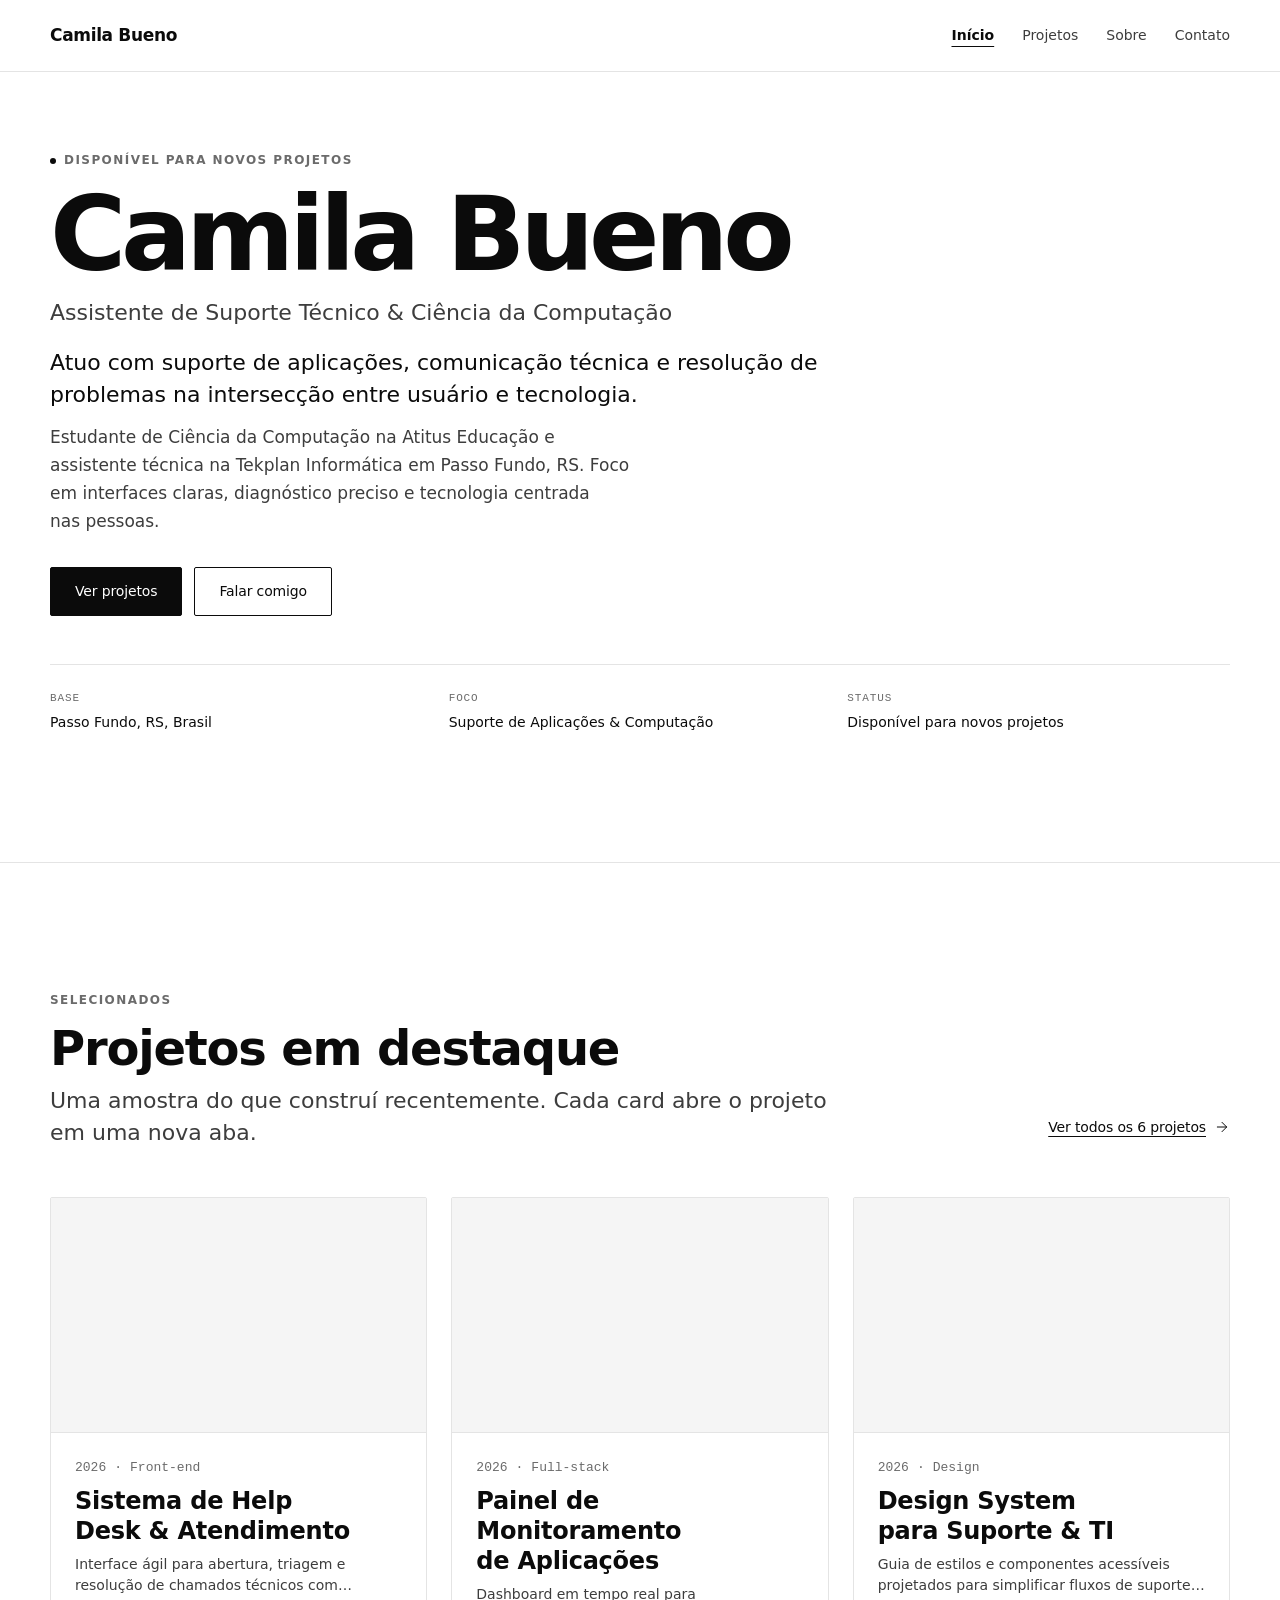
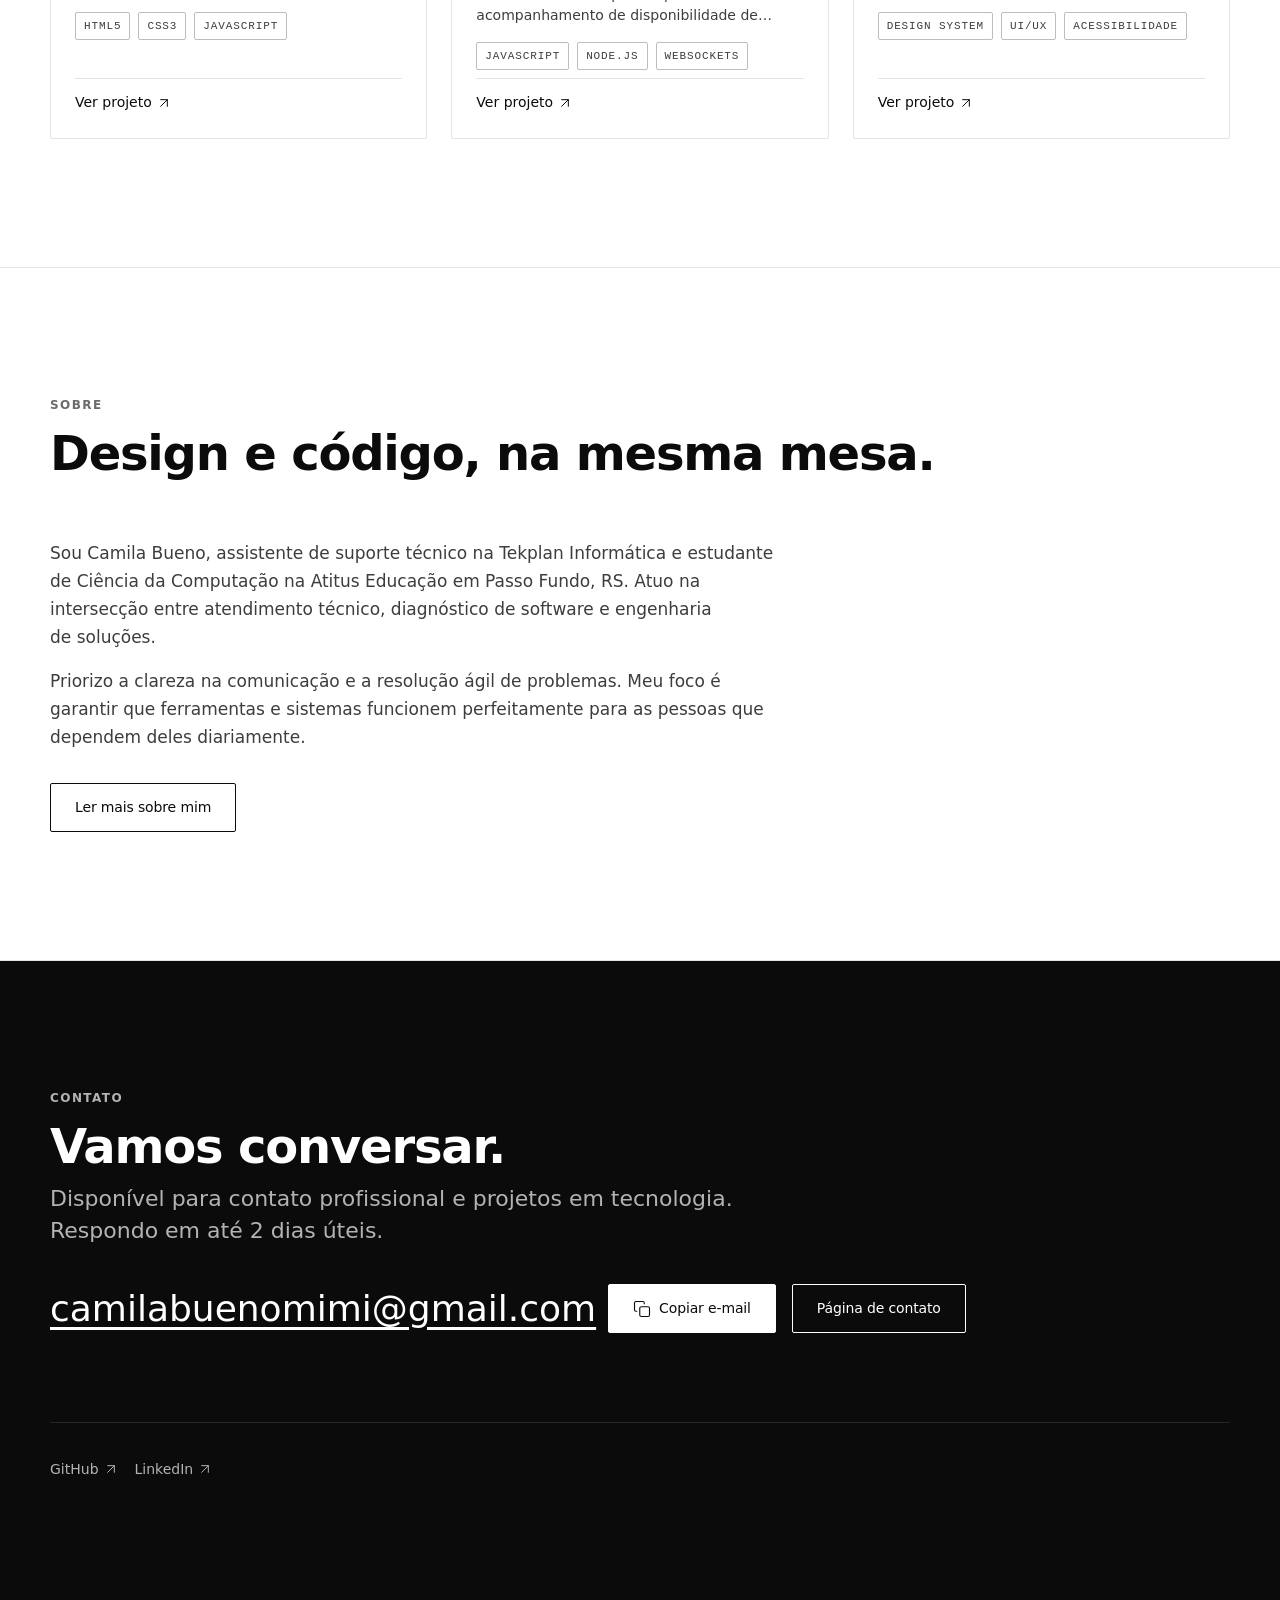
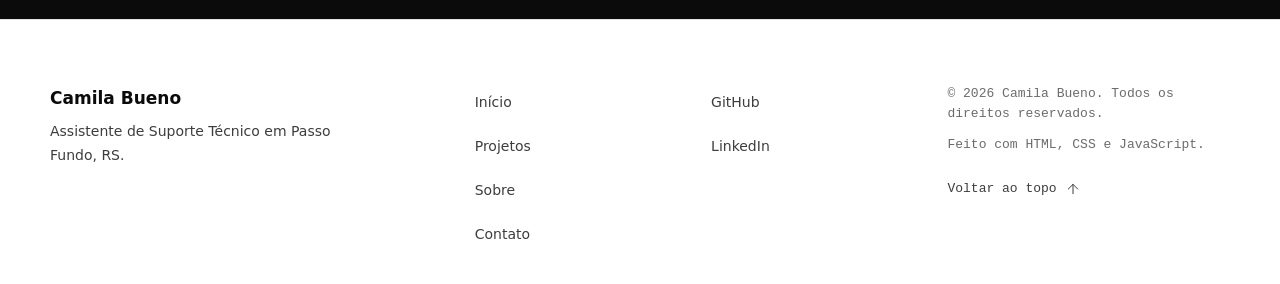
<file: index.html>
<!DOCTYPE html>
<html lang="pt-BR">
<head>
  <meta charset="UTF-8" />
  <meta name="viewport" content="width=device-width, initial-scale=1.0" />
  <!-- Dados de SEO -->
  <title>Camila Bueno — Assistente de Suporte Técnico &amp; Ciência da Computação</title>
  <meta name="description" content="Portfólio de Camila Bueno, Assistente de Suporte Técnico na Tekplan Informática e graduanda em Ciência da Computação na Atitus Educação em Passo Fundo, RS." />
  <link rel="canonical" href="https://camilabuenomimi-art.github.io/" />

  <!-- Open Graph textual -->
  <meta property="og:type" content="website" />
  <meta property="og:locale" content="pt_BR" />
  <meta property="og:site_name" content="Camila Bueno" />
  <meta property="og:title" content="Camila Bueno — Assistente de Suporte Técnico &amp; Ciência da Computação" />
  <meta property="og:description" content="Portfólio de Camila Bueno, Assistente de Suporte Técnico na Tekplan Informática e graduanda em Ciência da Computação na Atitus Educação em Passo Fundo, RS." />
  <meta property="og:url" content="https://camilabuenomimi-art.github.io/" />
  <meta name="twitter:card" content="summary" />
  <meta name="theme-color" content="#ffffff" />

  <link rel="stylesheet" href="assets/css/styles.css" />
</head>
<body>
  <a href="#main-content" class="skip-link">Pular para o conteúdo</a>

  <!-- Header Global -->
  <header class="site-header">
    <div class="container site-header__inner">
      <a href="index.html" class="brand" aria-label="Página inicial">Camila Bueno</a>

      <nav class="site-nav" aria-label="Navegação principal">
        <ul class="site-nav__list">
          <li><a href="index.html" class="site-nav__link" aria-current="page">Início</a></li>
          <li><a href="projetos.html" class="site-nav__link">Projetos</a></li>
          <li><a href="sobre.html" class="site-nav__link">Sobre</a></li>
          <li><a href="contato.html" class="site-nav__link">Contato</a></li>
        </ul>
      </nav>

      <button type="button" class="nav-toggle" data-nav-toggle aria-expanded="false" aria-controls="mobile-nav" aria-label="Abrir menu">
        <svg class="icon icon-menu" width="20" height="20" viewBox="0 0 24 24" fill="none" stroke="currentColor" stroke-width="1.5" stroke-linecap="round" stroke-linejoin="round" aria-hidden="true" focusable="false">
          <line x1="3" y1="12" x2="21" y2="12"></line>
          <line x1="3" y1="6" x2="21" y2="6"></line>
          <line x1="3" y1="18" x2="21" y2="18"></line>
        </svg>
        <svg class="icon icon-close" width="20" height="20" viewBox="0 0 24 24" fill="none" stroke="currentColor" stroke-width="1.5" stroke-linecap="round" stroke-linejoin="round" aria-hidden="true" focusable="false" style="display: none;">
          <line x1="18" y1="6" x2="6" y2="18"></line>
          <line x1="6" y1="6" x2="18" y2="18"></line>
        </svg>
      </button>
    </div>
  </header>

  <!-- Menu Mobile Overlay -->
  <nav id="mobile-nav" class="mobile-menu" data-mobile-menu aria-label="Navegação mobile">
    <ul class="mobile-menu__list">
      <li class="mobile-menu__item"><a href="index.html" class="mobile-menu__link" aria-current="page">Início</a></li>
      <li class="mobile-menu__item"><a href="projetos.html" class="mobile-menu__link">Projetos</a></li>
      <li class="mobile-menu__item"><a href="sobre.html" class="mobile-menu__link">Sobre</a></li>
      <li class="mobile-menu__item"><a href="contato.html" class="mobile-menu__link">Contato</a></li>
    </ul>
  </nav>

  <main id="main-content">
    <!-- Hero Section -->
    <section class="hero" id="inicio">
      <div class="container">
        <div class="hero__status">
          <span class="hero__status-dot" aria-hidden="true"></span>
          <span>Disponível para novos projetos</span>
        </div>

        <h1 class="hero__title">Camila Bueno</h1>

        <p class="hero__role">Assistente de Suporte Técnico &amp; Ciência da Computação</p>

        <p class="hero__lead">Atuo com suporte de aplicações, comunicação técnica e resolução de problemas na intersecção entre usuário e tecnologia.</p>

        <p class="hero__bio">Estudante de Ciência da Computação na Atitus Educação e assistente técnica na Tekplan Informática em Passo Fundo, RS. Foco em interfaces claras, diagnóstico preciso e tecnologia centrada nas pessoas.</p>

        <div class="hero__actions">
          <a href="#destaques" class="btn btn--primary">Ver projetos</a>
          <a href="#contato" class="btn btn--secondary">Falar comigo</a>
        </div>

        <div class="hero__meta">
          <div class="hero__meta-item">
            <span class="hero__meta-label">Base</span>
            <span class="hero__meta-value">Passo Fundo, RS, Brasil</span>
          </div>
          <div class="hero__meta-item">
            <span class="hero__meta-label">Foco</span>
            <span class="hero__meta-value">Suporte de Aplicações &amp; Computação</span>
          </div>
          <div class="hero__meta-item">
            <span class="hero__meta-label">Status</span>
            <span class="hero__meta-value">Disponível para novos projetos</span>
          </div>
        </div>
      </div>
    </section>

    <!-- Seção: Projetos em Destaque -->
    <section class="section" id="destaques" data-reveal>
      <div class="container">
        <div class="section-head section-head--with-action">
          <div>
            <span class="section-head__label">Selecionados</span>
            <h2 class="section-head__title">Projetos em destaque</h2>
            <p class="section-head__lead">Uma amostra do que construí recentemente. Cada card abre o projeto em uma nova aba.</p>
          </div>
          <div class="section-head__action">
            <a href="projetos.html" class="btn btn--ghost">
              Ver todos os 6 projetos
              <svg class="icon" width="16" height="16" viewBox="0 0 24 24" fill="none" stroke="currentColor" stroke-width="1.5" stroke-linecap="round" stroke-linejoin="round" aria-hidden="true" focusable="false">
                <line x1="5" y1="12" x2="19" y2="12"></line>
                <polyline points="12 5 19 12 12 19"></polyline>
              </svg>
            </a>
          </div>
        </div>

        <div class="projects-grid">
          <!-- Projeto 01 (Front-end) -->
          <article class="project-card" data-category="frontend">
            <a class="project-card__link" href="https://github.com/camilabuenomimi-art/helpdesk-app" target="_blank" rel="noopener noreferrer">
              <figure class="project-card__media">
                <img src="assets/img/projects/projeto-01.webp" alt="Tela do sistema de help desk com triagem de chamados e filtros de prioridade" width="1600" height="1000" loading="lazy" decoding="async" />
              </figure>
              <div class="project-card__body">
                <p class="project-card__meta">
                  <span>2026</span>
                  <span aria-hidden="true">·</span>
                  <span>Front-end</span>
                </p>
                <h3 class="project-card__title">Sistema de Help Desk &amp; Atendimento</h3>
                <p class="project-card__summary">Interface ágil para abertura, triagem e resolução de chamados técnicos com indicadores de SLA e tempo de resposta.</p>
                <ul class="tag-list" aria-label="Tecnologias utilizadas">
                  <li class="tag">HTML5</li>
                  <li class="tag">CSS3</li>
                  <li class="tag">JavaScript</li>
                </ul>
                <div class="project-card__footer">
                  <span class="project-card__cta">
                    Ver projeto
                    <span class="sr-only">(abre em nova aba)</span>
                    <svg class="icon" width="16" height="16" viewBox="0 0 24 24" fill="none" stroke="currentColor" stroke-width="1.5" stroke-linecap="round" stroke-linejoin="round" aria-hidden="true" focusable="false">
                      <line x1="7" y1="17" x2="17" y2="7"></line>
                      <polyline points="7 7 17 7 17 17"></polyline>
                    </svg>
                  </span>
                </div>
              </div>
            </a>
          </article>

          <!-- Projeto 02 (Full-stack) -->
          <article class="project-card" data-category="fullstack">
            <a class="project-card__link" href="https://github.com/camilabuenomimi-art/app-monitor" target="_blank" rel="noopener noreferrer">
              <figure class="project-card__media">
                <img src="assets/img/projects/projeto-02.webp" alt="Painel de monitoramento de aplicações com status de serviços e logs em tempo real" width="1600" height="1000" loading="lazy" decoding="async" />
              </figure>
              <div class="project-card__body">
                <p class="project-card__meta">
                  <span>2026</span>
                  <span aria-hidden="true">·</span>
                  <span>Full-stack</span>
                </p>
                <h3 class="project-card__title">Painel de Monitoramento de Aplicações</h3>
                <p class="project-card__summary">Dashboard em tempo real para acompanhamento de disponibilidade de serviços, métricas de rede e histórico de erros.</p>
                <ul class="tag-list" aria-label="Tecnologias utilizadas">
                  <li class="tag">JavaScript</li>
                  <li class="tag">Node.js</li>
                  <li class="tag">WebSockets</li>
                </ul>
                <div class="project-card__footer">
                  <span class="project-card__cta">
                    Ver projeto
                    <span class="sr-only">(abre em nova aba)</span>
                    <svg class="icon" width="16" height="16" viewBox="0 0 24 24" fill="none" stroke="currentColor" stroke-width="1.5" stroke-linecap="round" stroke-linejoin="round" aria-hidden="true" focusable="false">
                      <line x1="7" y1="17" x2="17" y2="7"></line>
                      <polyline points="7 7 17 7 17 17"></polyline>
                    </svg>
                  </span>
                </div>
              </div>
            </a>
          </article>

          <!-- Projeto 03 (Design) -->
          <article class="project-card" data-category="design">
            <a class="project-card__link" href="https://github.com/camilabuenomimi-art/support-design-system" target="_blank" rel="noopener noreferrer">
              <figure class="project-card__media">
                <img src="assets/img/projects/projeto-03.webp" alt="Design system com componentes acessíveis e formulários para aplicações técnicas" width="1600" height="1000" loading="lazy" decoding="async" />
              </figure>
              <div class="project-card__body">
                <p class="project-card__meta">
                  <span>2026</span>
                  <span aria-hidden="true">·</span>
                  <span>Design</span>
                </p>
                <h3 class="project-card__title">Design System para Suporte &amp; TI</h3>
                <p class="project-card__summary">Guia de estilos e componentes acessíveis projetados para simplificar fluxos de suporte e reduzir erros de operação.</p>
                <ul class="tag-list" aria-label="Tecnologias utilizadas">
                  <li class="tag">Design System</li>
                  <li class="tag">UI/UX</li>
                  <li class="tag">Acessibilidade</li>
                </ul>
                <div class="project-card__footer">
                  <span class="project-card__cta">
                    Ver projeto
                    <span class="sr-only">(abre em nova aba)</span>
                    <svg class="icon" width="16" height="16" viewBox="0 0 24 24" fill="none" stroke="currentColor" stroke-width="1.5" stroke-linecap="round" stroke-linejoin="round" aria-hidden="true" focusable="false">
                      <line x1="7" y1="17" x2="17" y2="7"></line>
                      <polyline points="7 7 17 7 17 17"></polyline>
                    </svg>
                  </span>
                </div>
              </div>
            </a>
          </article>
        </div>
      </div>
    </section>

    <!-- Seção: Sobre (Resumo) -->
    <section class="section" id="sobre" data-reveal>
      <div class="container">
        <div class="section-head">
          <span class="section-head__label">Sobre</span>
          <h2 class="section-head__title">Design e código, na mesma mesa.</h2>
        </div>

        <div class="about-bio" style="margin-bottom: var(--space-6);">
          <p>Sou Camila Bueno, assistente de suporte técnico na Tekplan Informática e estudante de Ciência da Computação na Atitus Educação em Passo Fundo, RS. Atuo na intersecção entre atendimento técnico, diagnóstico de software e engenharia de soluções.</p>
          <p>Priorizo a clareza na comunicação e a resolução ágil de problemas. Meu foco é garantir que ferramentas e sistemas funcionem perfeitamente para as pessoas que dependem deles diariamente.</p>
        </div>

        <a href="sobre.html" class="btn btn--secondary">Ler mais sobre mim</a>
      </div>
    </section>

    <!-- Seção: Faixa de Contato Invertida -->
    <section class="contact-strip" id="contato" data-reveal>
      <div class="container">
        <span class="section-head__label">Contato</span>
        <h2 class="section-head__title">Vamos conversar.</h2>
        <p class="section-head__lead">Disponível para contato profissional e projetos em tecnologia. Respondo em até 2 dias úteis.</p>

        <div class="contact-strip__box">
          <div class="contact-strip__email-row">
            <a href="mailto:camilabuenomimi@gmail.com" class="contact-strip__email">camilabuenomimi@gmail.com</a>
            <div class="contact-strip__actions">
              <button type="button" class="btn btn--inverse" data-copy-email data-email="camilabuenomimi@gmail.com" data-feedback-id="home-feedback">
                <svg class="icon icon-copy" width="18" height="18" viewBox="0 0 24 24" fill="none" stroke="currentColor" stroke-width="1.5" stroke-linecap="round" stroke-linejoin="round" aria-hidden="true" focusable="false">
                  <rect x="9" y="9" width="13" height="13" rx="2" ry="2"></rect>
                  <path d="M5 15H4a2 2 0 0 1-2-2V4a2 2 0 0 1 2-2h9a2 2 0 0 1 2 2v1"></path>
                </svg>
                <span>Copiar e-mail</span>
              </button>
              <a href="contato.html" class="btn btn--secondary" style="border-color: #ffffff; color: #ffffff;">Página de contato</a>
            </div>
          </div>

          <span class="copy-feedback" data-copy-feedback="home-feedback" aria-live="polite" style="color: var(--color-inverse-muted);"></span>

          <div class="contact-strip__socials">
            <a href="https://github.com/camilabuenomimi-art" class="contact-strip__social-link" target="_blank" rel="noopener noreferrer">
              GitHub
              <span class="sr-only">(abre em nova aba)</span>
              <svg class="icon" width="16" height="16" viewBox="0 0 24 24" fill="none" stroke="currentColor" stroke-width="1.5" stroke-linecap="round" stroke-linejoin="round" aria-hidden="true" focusable="false">
                <line x1="7" y1="17" x2="17" y2="7"></line>
                <polyline points="7 7 17 7 17 17"></polyline>
              </svg>
            </a>
            <a href="https://www.linkedin.com/in/camila-bueno-/" class="contact-strip__social-link" target="_blank" rel="noopener noreferrer">
              LinkedIn
              <span class="sr-only">(abre em nova aba)</span>
              <svg class="icon" width="16" height="16" viewBox="0 0 24 24" fill="none" stroke="currentColor" stroke-width="1.5" stroke-linecap="round" stroke-linejoin="round" aria-hidden="true" focusable="false">
                <line x1="7" y1="17" x2="17" y2="7"></line>
                <polyline points="7 7 17 7 17 17"></polyline>
              </svg>
            </a>
          </div>
        </div>
      </div>
    </section>
  </main>

  <!-- Footer Global -->
  <footer class="site-footer">
    <div class="container site-footer__grid">
      <div>
        <p class="site-footer__brand-title">Camila Bueno</p>
        <p class="site-footer__tagline">Assistente de Suporte Técnico em Passo Fundo, RS.</p>
      </div>

      <nav aria-label="Navegação secundária do rodapé">
        <ul class="site-footer__nav-list">
          <li><a href="index.html" class="site-footer__link">Início</a></li>
          <li><a href="projetos.html" class="site-footer__link">Projetos</a></li>
          <li><a href="sobre.html" class="site-footer__link">Sobre</a></li>
          <li><a href="contato.html" class="site-footer__link">Contato</a></li>
        </ul>
      </nav>

      <ul class="site-footer__social-list" aria-label="Redes sociais">
        <li>
          <a href="https://github.com/camilabuenomimi-art" class="site-footer__link" target="_blank" rel="noopener noreferrer">
            GitHub <span class="sr-only">(abre em nova aba)</span>
          </a>
        </li>
        <li>
          <a href="https://www.linkedin.com/in/camila-bueno-/" class="site-footer__link" target="_blank" rel="noopener noreferrer">
            LinkedIn <span class="sr-only">(abre em nova aba)</span>
          </a>
        </li>
      </ul>

      <div class="site-footer__meta">
        <p>© <span data-year>2026</span> Camila Bueno. Todos os direitos reservados.</p>
        <p>Feito com HTML, CSS e JavaScript.</p>
        <a href="#inicio" class="site-footer__back-to-top" data-back-to-top>
          Voltar ao topo
          <svg class="icon" width="16" height="16" viewBox="0 0 24 24" fill="none" stroke="currentColor" stroke-width="1.5" stroke-linecap="round" stroke-linejoin="round" aria-hidden="true" focusable="false">
            <line x1="12" y1="19" x2="12" y2="5"></line>
            <polyline points="5 12 12 5 19 12"></polyline>
          </svg>
        </a>
      </div>
    </div>
  </footer>

  <script src="assets/js/main.js" defer></script>
</body>
</html>
</file>
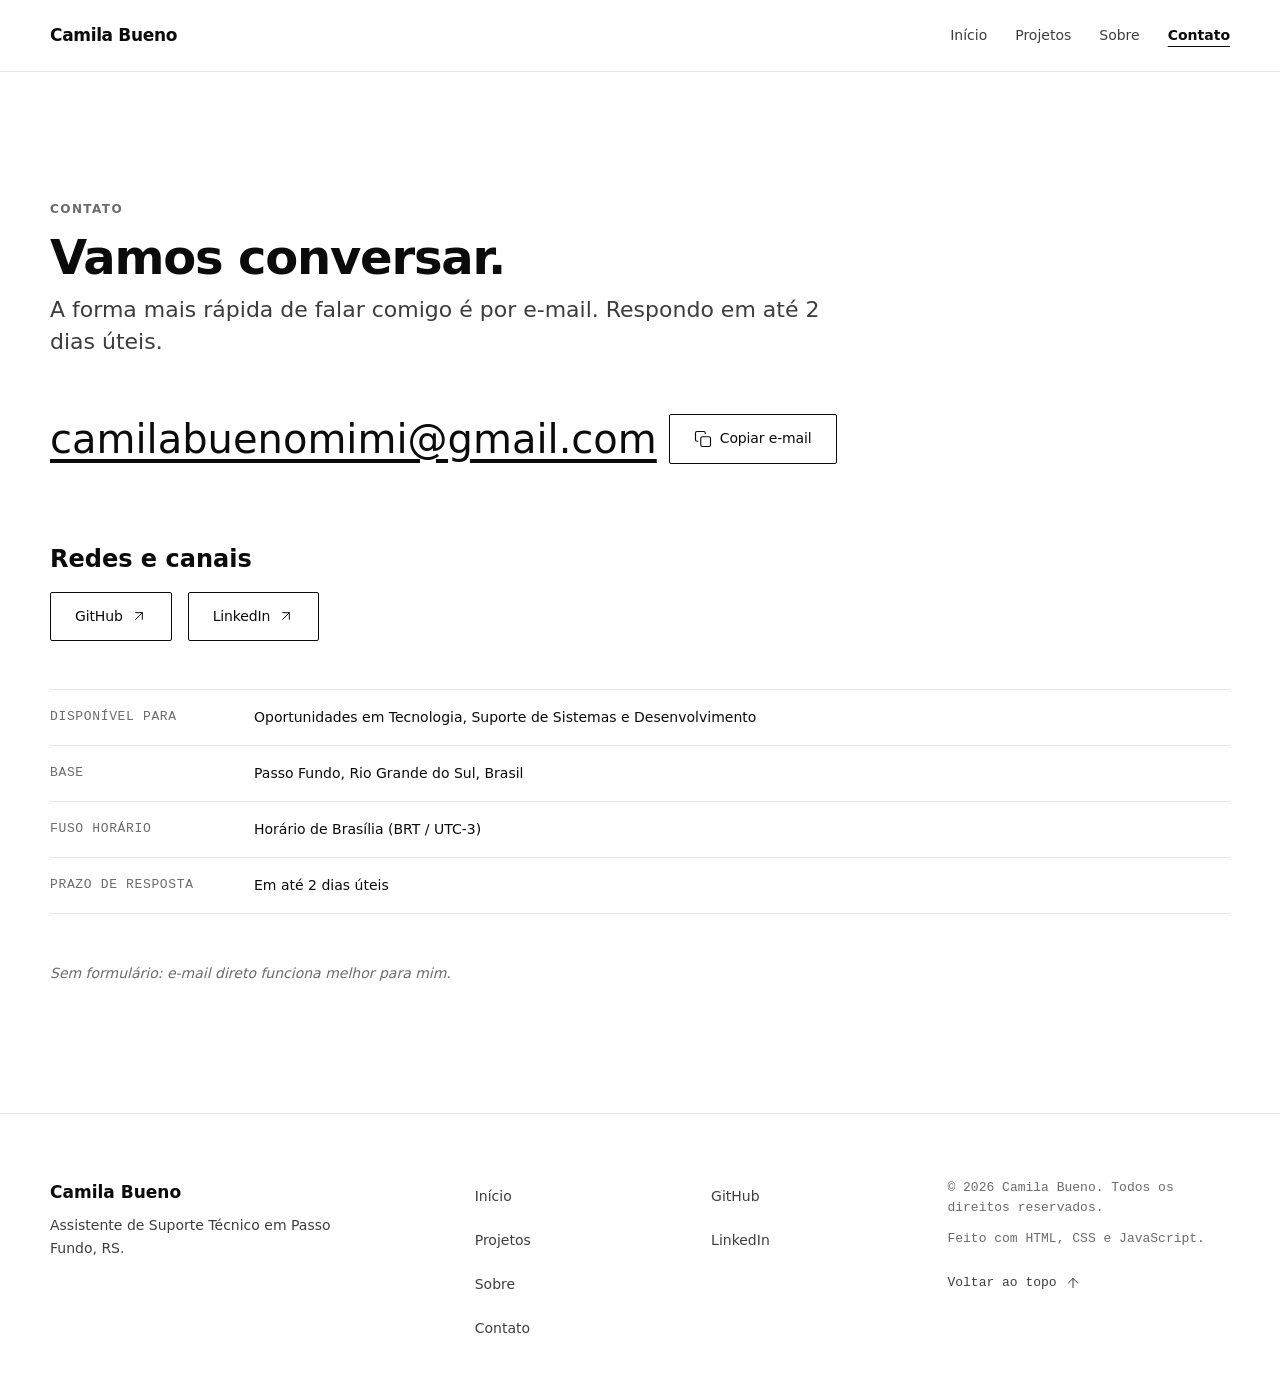
<file: contato.html>
<!DOCTYPE html>
<html lang="pt-BR">
<head>
  <meta charset="UTF-8" />
  <meta name="viewport" content="width=device-width, initial-scale=1.0" />
  <!-- Dados de SEO -->
  <title>Contato — Camila Bueno</title>
  <meta name="description" content="Entre em contato com Camila Bueno por e-mail ou redes sociais. Assistente de Suporte Técnico na Tekplan Informática em Passo Fundo, RS." />
  <link rel="canonical" href="https://camilabuenomimi-art.github.io/contato.html" />

  <!-- Open Graph textual -->
  <meta property="og:type" content="website" />
  <meta property="og:locale" content="pt_BR" />
  <meta property="og:site_name" content="Camila Bueno" />
  <meta property="og:title" content="Contato — Camila Bueno" />
  <meta property="og:description" content="Entre em contato com Camila Bueno por e-mail ou redes sociais. Assistente de Suporte Técnico na Tekplan Informática em Passo Fundo, RS." />
  <meta property="og:url" content="https://camilabuenomimi-art.github.io/contato.html" />
  <meta name="twitter:card" content="summary" />
  <meta name="theme-color" content="#ffffff" />

  <link rel="stylesheet" href="assets/css/styles.css" />
</head>
<body>
  <a href="#main-content" class="skip-link">Pular para o conteúdo</a>

  <!-- Header Global -->
  <header class="site-header">
    <div class="container site-header__inner">
      <a href="index.html" class="brand" aria-label="Página inicial">Camila Bueno</a>

      <nav class="site-nav" aria-label="Navegação principal">
        <ul class="site-nav__list">
          <li><a href="index.html" class="site-nav__link">Início</a></li>
          <li><a href="projetos.html" class="site-nav__link">Projetos</a></li>
          <li><a href="sobre.html" class="site-nav__link">Sobre</a></li>
          <li><a href="contato.html" class="site-nav__link" aria-current="page">Contato</a></li>
        </ul>
      </nav>

      <button type="button" class="nav-toggle" data-nav-toggle aria-expanded="false" aria-controls="mobile-nav" aria-label="Abrir menu">
        <svg class="icon icon-menu" width="20" height="20" viewBox="0 0 24 24" fill="none" stroke="currentColor" stroke-width="1.5" stroke-linecap="round" stroke-linejoin="round" aria-hidden="true" focusable="false">
          <line x1="3" y1="12" x2="21" y2="12"></line>
          <line x1="3" y1="6" x2="21" y2="6"></line>
          <line x1="3" y1="18" x2="21" y2="18"></line>
        </svg>
        <svg class="icon icon-close" width="20" height="20" viewBox="0 0 24 24" fill="none" stroke="currentColor" stroke-width="1.5" stroke-linecap="round" stroke-linejoin="round" aria-hidden="true" focusable="false" style="display: none;">
          <line x1="18" y1="6" x2="6" y2="18"></line>
          <line x1="6" y1="6" x2="18" y2="18"></line>
        </svg>
      </button>
    </div>
  </header>

  <!-- Menu Mobile Overlay -->
  <nav id="mobile-nav" class="mobile-menu" data-mobile-menu aria-label="Navegação mobile">
    <ul class="mobile-menu__list">
      <li class="mobile-menu__item"><a href="index.html" class="mobile-menu__link">Início</a></li>
      <li class="mobile-menu__item"><a href="projetos.html" class="mobile-menu__link">Projetos</a></li>
      <li class="mobile-menu__item"><a href="sobre.html" class="mobile-menu__link">Sobre</a></li>
      <li class="mobile-menu__item"><a href="contato.html" class="mobile-menu__link" aria-current="page">Contato</a></li>
    </ul>
  </nav>

  <main id="main-content">
    <section class="section" id="contato-detalhes">
      <div class="container">
        <!-- Cabeçalho da Página -->
        <div class="section-head">
          <span class="section-head__label">Contato</span>
          <h1 class="section-head__title">Vamos conversar.</h1>
          <p class="section-head__lead">A forma mais rápida de falar comigo é por e-mail. Respondo em até 2 dias úteis.</p>
        </div>

        <!-- Bloco de E-mail com Ação de Copiar -->
        <div class="contact-email-box">
          <div class="contact-email-box__main">
            <a href="mailto:camilabuenomimi@gmail.com" class="contact-email-box__link">camilabuenomimi@gmail.com</a>
            <button type="button" class="btn btn--secondary" data-copy-email data-email="camilabuenomimi@gmail.com" data-feedback-id="contact-feedback">
              <svg class="icon icon-copy" width="18" height="18" viewBox="0 0 24 24" fill="none" stroke="currentColor" stroke-width="1.5" stroke-linecap="round" stroke-linejoin="round" aria-hidden="true" focusable="false">
                <rect x="9" y="9" width="13" height="13" rx="2" ry="2"></rect>
                <path d="M5 15H4a2 2 0 0 1-2-2V4a2 2 0 0 1 2-2h9a2 2 0 0 1 2 2v1"></path>
              </svg>
              <span>Copiar e-mail</span>
            </button>
          </div>
          <span class="copy-feedback" data-copy-feedback="contact-feedback" aria-live="polite"></span>
        </div>

        <!-- Redes Sociais com SVGs Inline -->
        <div style="margin-top: var(--space-6);">
          <h2 style="font-size: var(--fs-h3); margin-bottom: var(--space-3);">Redes e canais</h2>
          <div style="display: flex; flex-wrap: wrap; gap: var(--space-4);">
            <a href="https://github.com/camilabuenomimi-art" class="btn btn--secondary" target="_blank" rel="noopener noreferrer">
              GitHub
              <span class="sr-only">(abre em nova aba)</span>
              <svg class="icon" width="16" height="16" viewBox="0 0 24 24" fill="none" stroke="currentColor" stroke-width="1.5" stroke-linecap="round" stroke-linejoin="round" aria-hidden="true" focusable="false">
                <line x1="7" y1="17" x2="17" y2="7"></line>
                <polyline points="7 7 17 7 17 17"></polyline>
              </svg>
            </a>
            <a href="https://www.linkedin.com/in/camila-bueno-/" class="btn btn--secondary" target="_blank" rel="noopener noreferrer">
              LinkedIn
              <span class="sr-only">(abre em nova aba)</span>
              <svg class="icon" width="16" height="16" viewBox="0 0 24 24" fill="none" stroke="currentColor" stroke-width="1.5" stroke-linecap="round" stroke-linejoin="round" aria-hidden="true" focusable="false">
                <line x1="7" y1="17" x2="17" y2="7"></line>
                <polyline points="7 7 17 7 17 17"></polyline>
              </svg>
            </a>
          </div>
        </div>

        <!-- Tabela / Lista de Detalhes -->
        <dl class="contact-details">
          <div class="contact-details__row">
            <dt class="contact-details__dt">Disponível para</dt>
            <dd class="contact-details__dd">Oportunidades em Tecnologia, Suporte de Sistemas e Desenvolvimento</dd>
          </div>
          <div class="contact-details__row">
            <dt class="contact-details__dt">Base</dt>
            <dd class="contact-details__dd">Passo Fundo, Rio Grande do Sul, Brasil</dd>
          </div>
          <div class="contact-details__row">
            <dt class="contact-details__dt">Fuso horário</dt>
            <dd class="contact-details__dd">Horário de Brasília (BRT / UTC-3)</dd>
          </div>
          <div class="contact-details__row">
            <dt class="contact-details__dt">Prazo de resposta</dt>
            <dd class="contact-details__dd">Em até 2 dias úteis</dd>
          </div>
        </dl>

        <!-- Nota Editorial -->
        <p class="contact-note">Sem formulário: e-mail direto funciona melhor para mim.</p>
      </div>
    </section>
  </main>

  <!-- Footer Global -->
  <footer class="site-footer">
    <div class="container site-footer__grid">
      <div>
        <p class="site-footer__brand-title">Camila Bueno</p>
        <p class="site-footer__tagline">Assistente de Suporte Técnico em Passo Fundo, RS.</p>
      </div>

      <nav aria-label="Navegação secundária do rodapé">
        <ul class="site-footer__nav-list">
          <li><a href="index.html" class="site-footer__link">Início</a></li>
          <li><a href="projetos.html" class="site-footer__link">Projetos</a></li>
          <li><a href="sobre.html" class="site-footer__link">Sobre</a></li>
          <li><a href="contato.html" class="site-footer__link" aria-current="page">Contato</a></li>
        </ul>
      </nav>

      <ul class="site-footer__social-list" aria-label="Redes sociais">
        <li>
          <a href="https://github.com/camilabuenomimi-art" class="site-footer__link" target="_blank" rel="noopener noreferrer">
            GitHub <span class="sr-only">(abre em nova aba)</span>
          </a>
        </li>
        <li>
          <a href="https://www.linkedin.com/in/camila-bueno-/" class="site-footer__link" target="_blank" rel="noopener noreferrer">
            LinkedIn <span class="sr-only">(abre em nova aba)</span>
          </a>
        </li>
      </ul>

      <div class="site-footer__meta">
        <p>© <span data-year>2026</span> Camila Bueno. Todos os direitos reservados.</p>
        <p>Feito com HTML, CSS e JavaScript.</p>
        <a href="#contato-detalhes" class="site-footer__back-to-top" data-back-to-top>
          Voltar ao topo
          <svg class="icon" width="16" height="16" viewBox="0 0 24 24" fill="none" stroke="currentColor" stroke-width="1.5" stroke-linecap="round" stroke-linejoin="round" aria-hidden="true" focusable="false">
            <line x1="12" y1="19" x2="12" y2="5"></line>
            <polyline points="5 12 12 5 19 12"></polyline>
          </svg>
        </a>
      </div>
    </div>
  </footer>

  <script src="assets/js/main.js" defer></script>
</body>
</html>
</file>
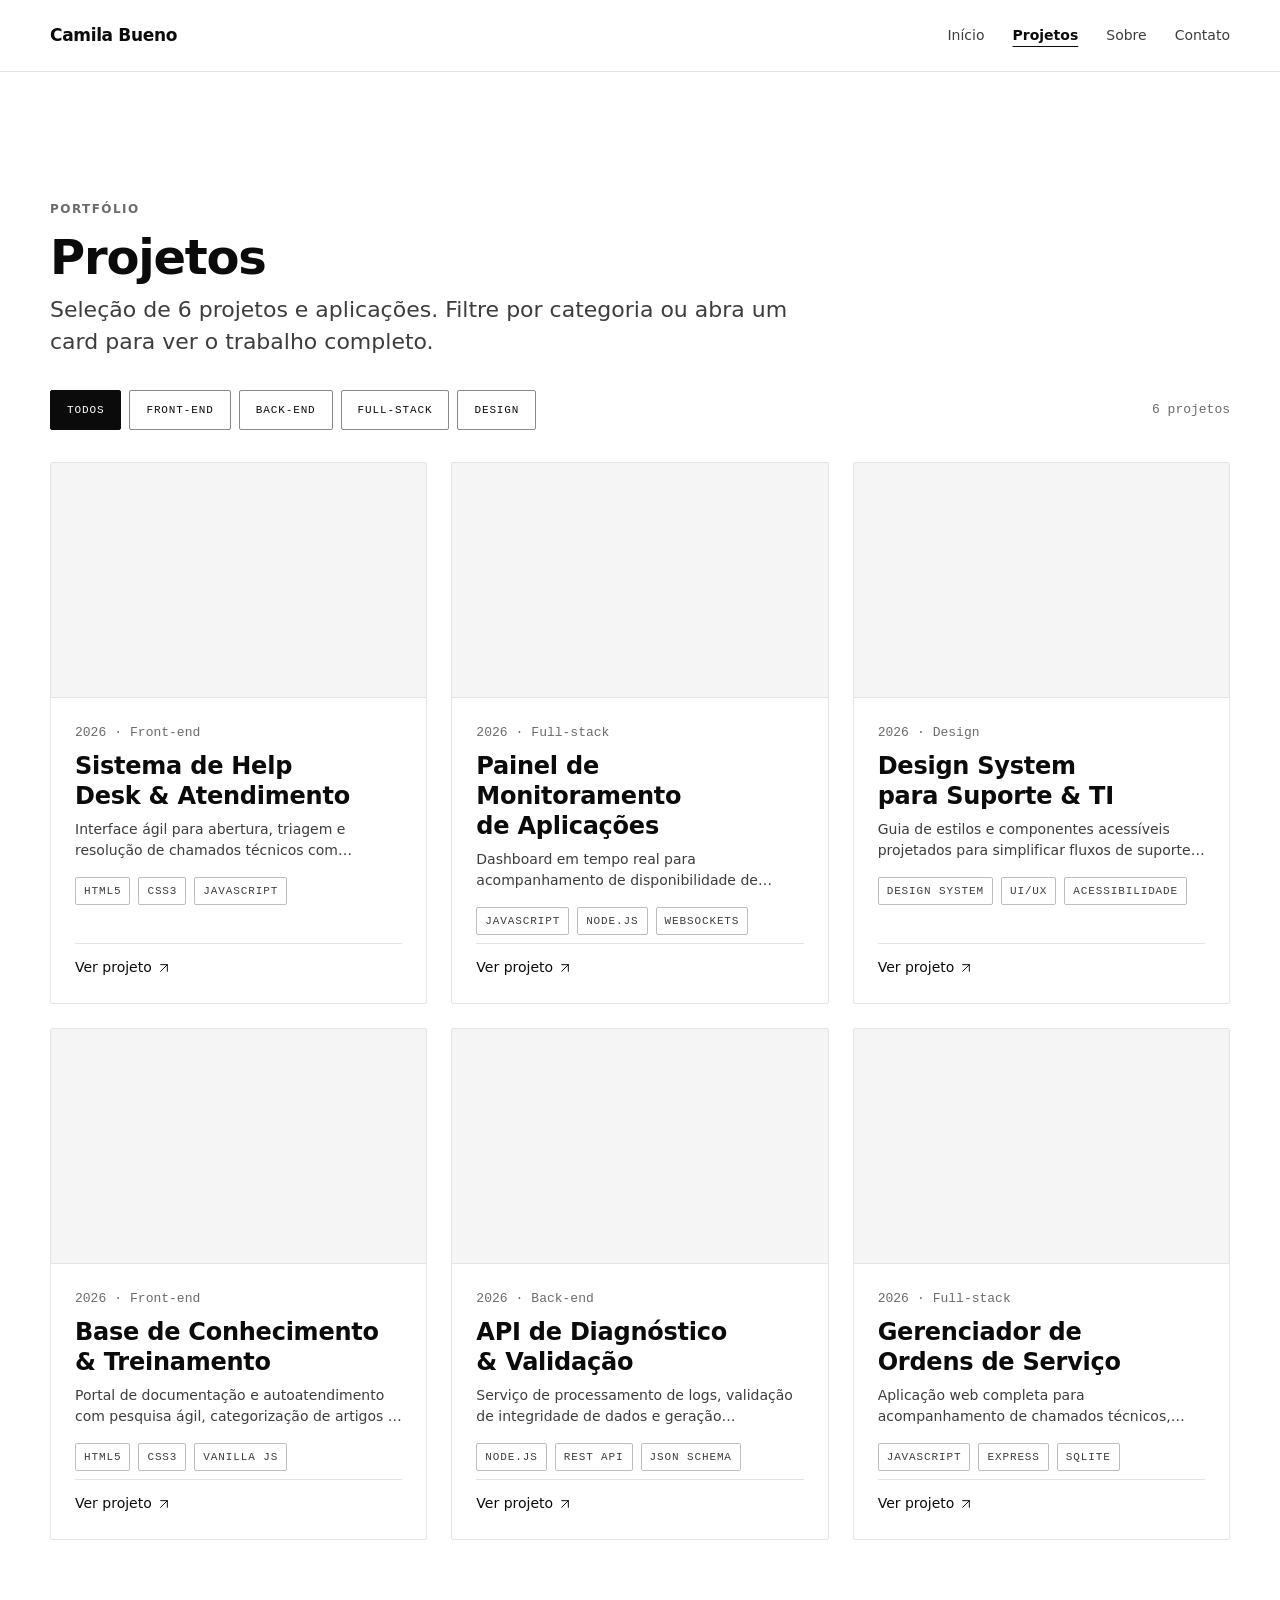
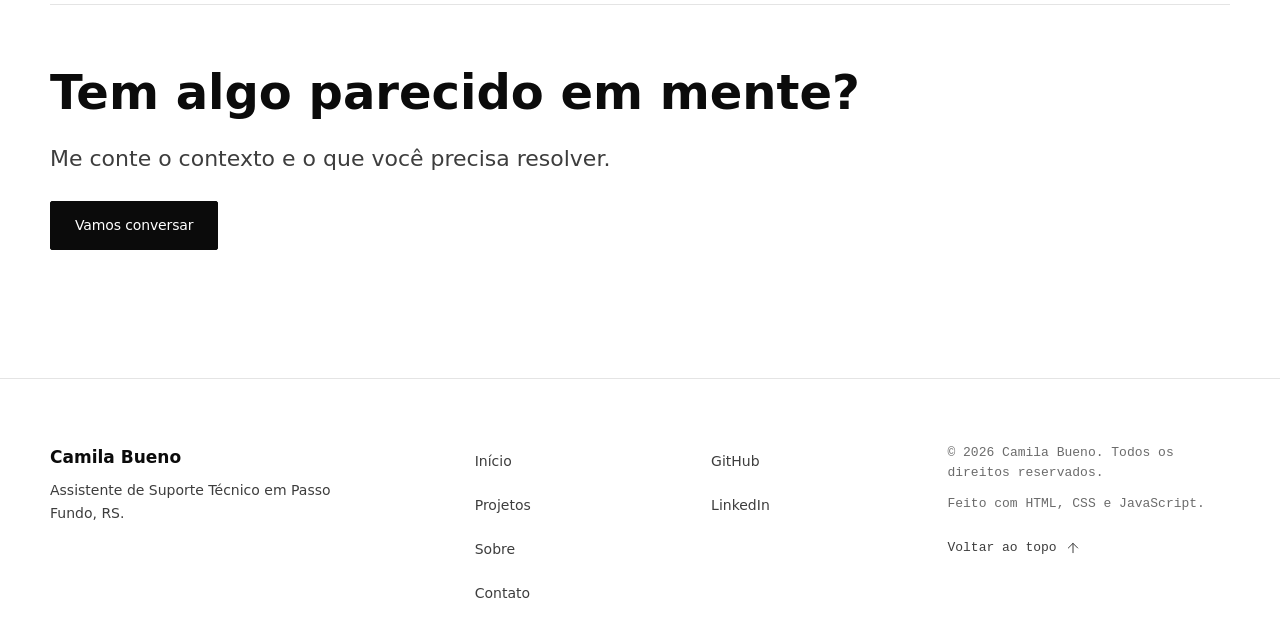
<file: projetos.html>
<!DOCTYPE html>
<html lang="pt-BR">
<head>
  <meta charset="UTF-8" />
  <meta name="viewport" content="width=device-width, initial-scale=1.0" />
  <!-- Dados de SEO -->
  <title>Projetos — Camila Bueno</title>
  <meta name="description" content="Seleção de projetos e estudos em tecnologia por Camila Bueno. Explore por categoria e abra cada trabalho." />
  <link rel="canonical" href="https://camilabuenomimi-art.github.io/projetos.html" />

  <!-- Open Graph textual -->
  <meta property="og:type" content="website" />
  <meta property="og:locale" content="pt_BR" />
  <meta property="og:site_name" content="Camila Bueno" />
  <meta property="og:title" content="Projetos — Camila Bueno" />
  <meta property="og:description" content="Seleção de projetos e estudos em tecnologia por Camila Bueno. Explore por categoria e abra cada trabalho." />
  <meta property="og:url" content="https://camilabuenomimi-art.github.io/projetos.html" />
  <meta name="twitter:card" content="summary" />
  <meta name="theme-color" content="#ffffff" />

  <link rel="stylesheet" href="assets/css/styles.css" />
</head>
<body>
  <a href="#main-content" class="skip-link">Pular para o conteúdo</a>

  <!-- Header Global -->
  <header class="site-header">
    <div class="container site-header__inner">
      <a href="index.html" class="brand" aria-label="Página inicial">Camila Bueno</a>

      <nav class="site-nav" aria-label="Navegação principal">
        <ul class="site-nav__list">
          <li><a href="index.html" class="site-nav__link">Início</a></li>
          <li><a href="projetos.html" class="site-nav__link" aria-current="page">Projetos</a></li>
          <li><a href="sobre.html" class="site-nav__link">Sobre</a></li>
          <li><a href="contato.html" class="site-nav__link">Contato</a></li>
        </ul>
      </nav>

      <button type="button" class="nav-toggle" data-nav-toggle aria-expanded="false" aria-controls="mobile-nav" aria-label="Abrir menu">
        <svg class="icon icon-menu" width="20" height="20" viewBox="0 0 24 24" fill="none" stroke="currentColor" stroke-width="1.5" stroke-linecap="round" stroke-linejoin="round" aria-hidden="true" focusable="false">
          <line x1="3" y1="12" x2="21" y2="12"></line>
          <line x1="3" y1="6" x2="21" y2="6"></line>
          <line x1="3" y1="18" x2="21" y2="18"></line>
        </svg>
        <svg class="icon icon-close" width="20" height="20" viewBox="0 0 24 24" fill="none" stroke="currentColor" stroke-width="1.5" stroke-linecap="round" stroke-linejoin="round" aria-hidden="true" focusable="false" style="display: none;">
          <line x1="18" y1="6" x2="6" y2="18"></line>
          <line x1="6" y1="6" x2="18" y2="18"></line>
        </svg>
      </button>
    </div>
  </header>

  <!-- Menu Mobile Overlay -->
  <nav id="mobile-nav" class="mobile-menu" data-mobile-menu aria-label="Navegação mobile">
    <ul class="mobile-menu__list">
      <li class="mobile-menu__item"><a href="index.html" class="mobile-menu__link">Início</a></li>
      <li class="mobile-menu__item"><a href="projetos.html" class="mobile-menu__link" aria-current="page">Projetos</a></li>
      <li class="mobile-menu__item"><a href="sobre.html" class="mobile-menu__link">Sobre</a></li>
      <li class="mobile-menu__item"><a href="contato.html" class="mobile-menu__link">Contato</a></li>
    </ul>
  </nav>

  <main id="main-content">
    <section class="section" id="portfolio">
      <div class="container">
        <!-- Cabeçalho da Página -->
        <div class="section-head" style="margin-bottom: var(--space-6);">
          <span class="section-head__label">Portfólio</span>
          <h1 class="section-head__title">Projetos</h1>
          <p class="section-head__lead">Seleção de 6 projetos e aplicações. Filtre por categoria ou abra um card para ver o trabalho completo.</p>
        </div>

        <!-- Filtros Acessíveis (visíveis com JavaScript ativo) -->
        <div class="filters">
          <div class="filters__list" role="toolbar" aria-label="Filtros de categoria de projetos">
            <button type="button" class="filter-btn" data-filter="all" aria-pressed="true">Todos</button>
            <button type="button" class="filter-btn" data-filter="frontend" aria-pressed="false">Front-end</button>
            <button type="button" class="filter-btn" data-filter="backend" aria-pressed="false">Back-end</button>
            <button type="button" class="filter-btn" data-filter="fullstack" aria-pressed="false">Full-stack</button>
            <button type="button" class="filter-btn" data-filter="design" aria-pressed="false">Design</button>
          </div>
          <span class="filters__status" data-filter-status aria-live="polite">6 projetos</span>
        </div>

        <!-- Grade com os 6 Projetos -->
        <div class="projects-grid">
          <!-- Projeto 01 (Front-end) -->
          <article class="project-card" data-category="frontend">
            <a class="project-card__link" href="https://github.com/camilabuenomimi-art/helpdesk-app" target="_blank" rel="noopener noreferrer">
              <figure class="project-card__media">
                <img src="assets/img/projects/projeto-01.webp" alt="Tela do sistema de help desk com triagem de chamados e filtros de prioridade" width="1600" height="1000" loading="lazy" decoding="async" />
              </figure>
              <div class="project-card__body">
                <p class="project-card__meta">
                  <span>2026</span>
                  <span aria-hidden="true">·</span>
                  <span>Front-end</span>
                </p>
                <h2 class="project-card__title">Sistema de Help Desk &amp; Atendimento</h2>
                <p class="project-card__summary">Interface ágil para abertura, triagem e resolução de chamados técnicos com indicadores de SLA e tempo de resposta.</p>
                <ul class="tag-list" aria-label="Tecnologias utilizadas">
                  <li class="tag">HTML5</li>
                  <li class="tag">CSS3</li>
                  <li class="tag">JavaScript</li>
                </ul>
                <div class="project-card__footer">
                  <span class="project-card__cta">
                    Ver projeto
                    <span class="sr-only">(abre em nova aba)</span>
                    <svg class="icon" width="16" height="16" viewBox="0 0 24 24" fill="none" stroke="currentColor" stroke-width="1.5" stroke-linecap="round" stroke-linejoin="round" aria-hidden="true" focusable="false">
                      <line x1="7" y1="17" x2="17" y2="7"></line>
                      <polyline points="7 7 17 7 17 17"></polyline>
                    </svg>
                  </span>
                </div>
              </div>
            </a>
          </article>

          <!-- Projeto 02 (Full-stack) -->
          <article class="project-card" data-category="fullstack">
            <a class="project-card__link" href="https://github.com/camilabuenomimi-art/app-monitor" target="_blank" rel="noopener noreferrer">
              <figure class="project-card__media">
                <img src="assets/img/projects/projeto-02.webp" alt="Painel de monitoramento de aplicações com status de serviços e logs em tempo real" width="1600" height="1000" loading="lazy" decoding="async" />
              </figure>
              <div class="project-card__body">
                <p class="project-card__meta">
                  <span>2026</span>
                  <span aria-hidden="true">·</span>
                  <span>Full-stack</span>
                </p>
                <h2 class="project-card__title">Painel de Monitoramento de Aplicações</h2>
                <p class="project-card__summary">Dashboard em tempo real para acompanhamento de disponibilidade de serviços, métricas de rede e histórico de erros.</p>
                <ul class="tag-list" aria-label="Tecnologias utilizadas">
                  <li class="tag">JavaScript</li>
                  <li class="tag">Node.js</li>
                  <li class="tag">WebSockets</li>
                </ul>
                <div class="project-card__footer">
                  <span class="project-card__cta">
                    Ver projeto
                    <span class="sr-only">(abre em nova aba)</span>
                    <svg class="icon" width="16" height="16" viewBox="0 0 24 24" fill="none" stroke="currentColor" stroke-width="1.5" stroke-linecap="round" stroke-linejoin="round" aria-hidden="true" focusable="false">
                      <line x1="7" y1="17" x2="17" y2="7"></line>
                      <polyline points="7 7 17 7 17 17"></polyline>
                    </svg>
                  </span>
                </div>
              </div>
            </a>
          </article>

          <!-- Projeto 03 (Design) -->
          <article class="project-card" data-category="design">
            <a class="project-card__link" href="https://github.com/camilabuenomimi-art/support-design-system" target="_blank" rel="noopener noreferrer">
              <figure class="project-card__media">
                <img src="assets/img/projects/projeto-03.webp" alt="Design system com componentes acessíveis e formulários para aplicações técnicas" width="1600" height="1000" loading="lazy" decoding="async" />
              </figure>
              <div class="project-card__body">
                <p class="project-card__meta">
                  <span>2026</span>
                  <span aria-hidden="true">·</span>
                  <span>Design</span>
                </p>
                <h2 class="project-card__title">Design System para Suporte &amp; TI</h2>
                <p class="project-card__summary">Guia de estilos e componentes acessíveis projetados para simplificar fluxos de suporte e reduzir erros de operação.</p>
                <ul class="tag-list" aria-label="Tecnologias utilizadas">
                  <li class="tag">Design System</li>
                  <li class="tag">UI/UX</li>
                  <li class="tag">Acessibilidade</li>
                </ul>
                <div class="project-card__footer">
                  <span class="project-card__cta">
                    Ver projeto
                    <span class="sr-only">(abre em nova aba)</span>
                    <svg class="icon" width="16" height="16" viewBox="0 0 24 24" fill="none" stroke="currentColor" stroke-width="1.5" stroke-linecap="round" stroke-linejoin="round" aria-hidden="true" focusable="false">
                      <line x1="7" y1="17" x2="17" y2="7"></line>
                      <polyline points="7 7 17 7 17 17"></polyline>
                    </svg>
                  </span>
                </div>
              </div>
            </a>
          </article>

          <!-- Projeto 04 (Front-end) -->
          <article class="project-card" data-category="frontend">
            <a class="project-card__link" href="https://github.com/camilabuenomimi-art/knowledge-base" target="_blank" rel="noopener noreferrer">
              <figure class="project-card__media">
                <img src="assets/img/projects/projeto-04.webp" alt="Base de conhecimento técnica com busca instantânea e guias de suporte" width="1600" height="1000" loading="lazy" decoding="async" />
              </figure>
              <div class="project-card__body">
                <p class="project-card__meta">
                  <span>2026</span>
                  <span aria-hidden="true">·</span>
                  <span>Front-end</span>
                </p>
                <h2 class="project-card__title">Base de Conhecimento &amp; Treinamento</h2>
                <p class="project-card__summary">Portal de documentação e autoatendimento com pesquisa ágil, categorização de artigos e passo a passo de diagnóstico.</p>
                <ul class="tag-list" aria-label="Tecnologias utilizadas">
                  <li class="tag">HTML5</li>
                  <li class="tag">CSS3</li>
                  <li class="tag">Vanilla JS</li>
                </ul>
                <div class="project-card__footer">
                  <span class="project-card__cta">
                    Ver projeto
                    <span class="sr-only">(abre em nova aba)</span>
                    <svg class="icon" width="16" height="16" viewBox="0 0 24 24" fill="none" stroke="currentColor" stroke-width="1.5" stroke-linecap="round" stroke-linejoin="round" aria-hidden="true" focusable="false">
                      <line x1="7" y1="17" x2="17" y2="7"></line>
                      <polyline points="7 7 17 7 17 17"></polyline>
                    </svg>
                  </span>
                </div>
              </div>
            </a>
          </article>

          <!-- Projeto 05 (Back-end) -->
          <article class="project-card" data-category="backend">
            <a class="project-card__link" href="https://github.com/camilabuenomimi-art/diagnostic-api" target="_blank" rel="noopener noreferrer">
              <figure class="project-card__media">
                <img src="assets/img/projects/projeto-05.webp" alt="API RESTful para processamento e validação de relatórios técnicos" width="1600" height="1000" loading="lazy" decoding="async" />
              </figure>
              <div class="project-card__body">
                <p class="project-card__meta">
                  <span>2026</span>
                  <span aria-hidden="true">·</span>
                  <span>Back-end</span>
                </p>
                <h2 class="project-card__title">API de Diagnóstico &amp; Validação</h2>
                <p class="project-card__summary">Serviço de processamento de logs, validação de integridade de dados e geração automatizada de relatórios técnicos de suporte.</p>
                <ul class="tag-list" aria-label="Tecnologias utilizadas">
                  <li class="tag">Node.js</li>
                  <li class="tag">REST API</li>
                  <li class="tag">JSON Schema</li>
                </ul>
                <div class="project-card__footer">
                  <span class="project-card__cta">
                    Ver projeto
                    <span class="sr-only">(abre em nova aba)</span>
                    <svg class="icon" width="16" height="16" viewBox="0 0 24 24" fill="none" stroke="currentColor" stroke-width="1.5" stroke-linecap="round" stroke-linejoin="round" aria-hidden="true" focusable="false">
                      <line x1="7" y1="17" x2="17" y2="7"></line>
                      <polyline points="7 7 17 7 17 17"></polyline>
                    </svg>
                  </span>
                </div>
              </div>
            </a>
          </article>

          <!-- Projeto 06 (Full-stack) -->
          <article class="project-card" data-category="fullstack">
            <a class="project-card__link" href="https://github.com/camilabuenomimi-art/service-orders" target="_blank" rel="noopener noreferrer">
              <figure class="project-card__media">
                <img src="assets/img/projects/projeto-06.webp" alt="Gerenciador de ordens de serviço com fluxo completo de atendimento" width="1600" height="1000" loading="lazy" decoding="async" />
              </figure>
              <div class="project-card__body">
                <p class="project-card__meta">
                  <span>2026</span>
                  <span aria-hidden="true">·</span>
                  <span>Full-stack</span>
                </p>
                <h2 class="project-card__title">Gerenciador de Ordens de Serviço</h2>
                <p class="project-card__summary">Aplicação web completa para acompanhamento de chamados técnicos, histórico de manutenções e alocação de equipe.</p>
                <ul class="tag-list" aria-label="Tecnologias utilizadas">
                  <li class="tag">JavaScript</li>
                  <li class="tag">Express</li>
                  <li class="tag">SQLite</li>
                </ul>
                <div class="project-card__footer">
                  <span class="project-card__cta">
                    Ver projeto
                    <span class="sr-only">(abre em nova aba)</span>
                    <svg class="icon" width="16" height="16" viewBox="0 0 24 24" fill="none" stroke="currentColor" stroke-width="1.5" stroke-linecap="round" stroke-linejoin="round" aria-hidden="true" focusable="false">
                      <line x1="7" y1="17" x2="17" y2="7"></line>
                      <polyline points="7 7 17 7 17 17"></polyline>
                    </svg>
                  </span>
                </div>
              </div>
            </a>
          </article>

          <!-- Estado Vazio (exibido quando nenhum card corresponder ao filtro) -->
          <div class="empty-state" data-empty-state>
            <h3 class="empty-state__title">Nenhum projeto nesta categoria ainda.</h3>
            <p class="empty-state__text">Novos trabalhos entram aqui conforme ficam prontos.</p>
            <button type="button" class="btn btn--secondary" data-reset-filter>Ver todos</button>
          </div>
        </div>

        <!-- CTA Final de Continuidade -->
        <div style="margin-top: var(--space-8); padding-top: var(--space-7); border-top: 1px solid var(--color-line);">
          <h2 style="font-size: var(--fs-h2); margin-bottom: var(--space-2);">Tem algo parecido em mente?</h2>
          <p style="font-size: var(--fs-lead); color: var(--color-ink-2); margin-bottom: var(--space-5);">Me conte o contexto e o que você precisa resolver.</p>
          <a href="contato.html" class="btn btn--primary">Vamos conversar</a>
        </div>
      </div>
    </section>
  </main>

  <!-- Footer Global -->
  <footer class="site-footer">
    <div class="container site-footer__grid">
      <div>
        <p class="site-footer__brand-title">Camila Bueno</p>
        <p class="site-footer__tagline">Assistente de Suporte Técnico em Passo Fundo, RS.</p>
      </div>

      <nav aria-label="Navegação secundária do rodapé">
        <ul class="site-footer__nav-list">
          <li><a href="index.html" class="site-footer__link">Início</a></li>
          <li><a href="projetos.html" class="site-footer__link" aria-current="page">Projetos</a></li>
          <li><a href="sobre.html" class="site-footer__link">Sobre</a></li>
          <li><a href="contato.html" class="site-footer__link">Contato</a></li>
        </ul>
      </nav>

      <ul class="site-footer__social-list" aria-label="Redes sociais">
        <li>
          <a href="https://github.com/camilabuenomimi-art" class="site-footer__link" target="_blank" rel="noopener noreferrer">
            GitHub <span class="sr-only">(abre em nova aba)</span>
          </a>
        </li>
        <li>
          <a href="https://www.linkedin.com/in/camila-bueno-/" class="site-footer__link" target="_blank" rel="noopener noreferrer">
            LinkedIn <span class="sr-only">(abre em nova aba)</span>
          </a>
        </li>
      </ul>

      <div class="site-footer__meta">
        <p>© <span data-year>2026</span> Camila Bueno. Todos os direitos reservados.</p>
        <p>Feito com HTML, CSS e JavaScript.</p>
        <a href="#portfolio" class="site-footer__back-to-top" data-back-to-top>
          Voltar ao topo
          <svg class="icon" width="16" height="16" viewBox="0 0 24 24" fill="none" stroke="currentColor" stroke-width="1.5" stroke-linecap="round" stroke-linejoin="round" aria-hidden="true" focusable="false">
            <line x1="12" y1="19" x2="12" y2="5"></line>
            <polyline points="5 12 12 5 19 12"></polyline>
          </svg>
        </a>
      </div>
    </div>
  </footer>

  <script src="assets/js/main.js" defer></script>
</body>
</html>
</file>
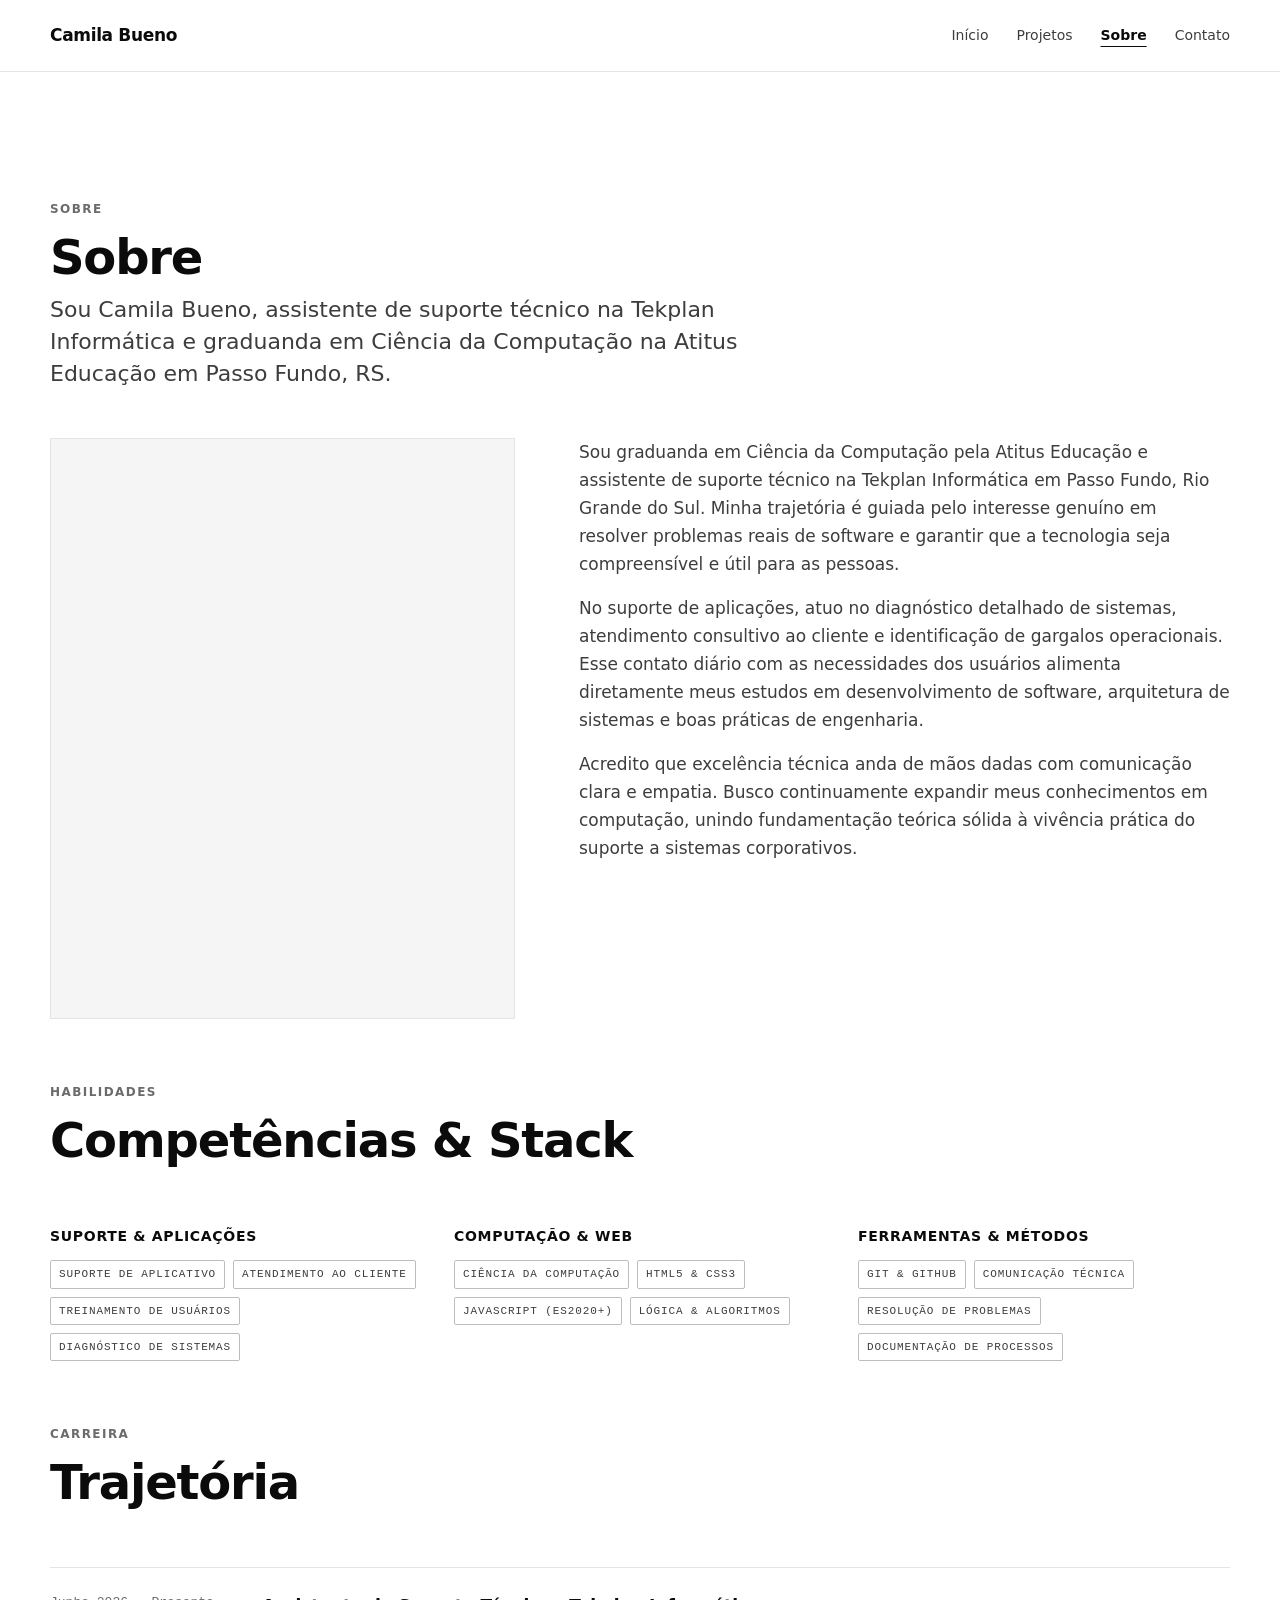
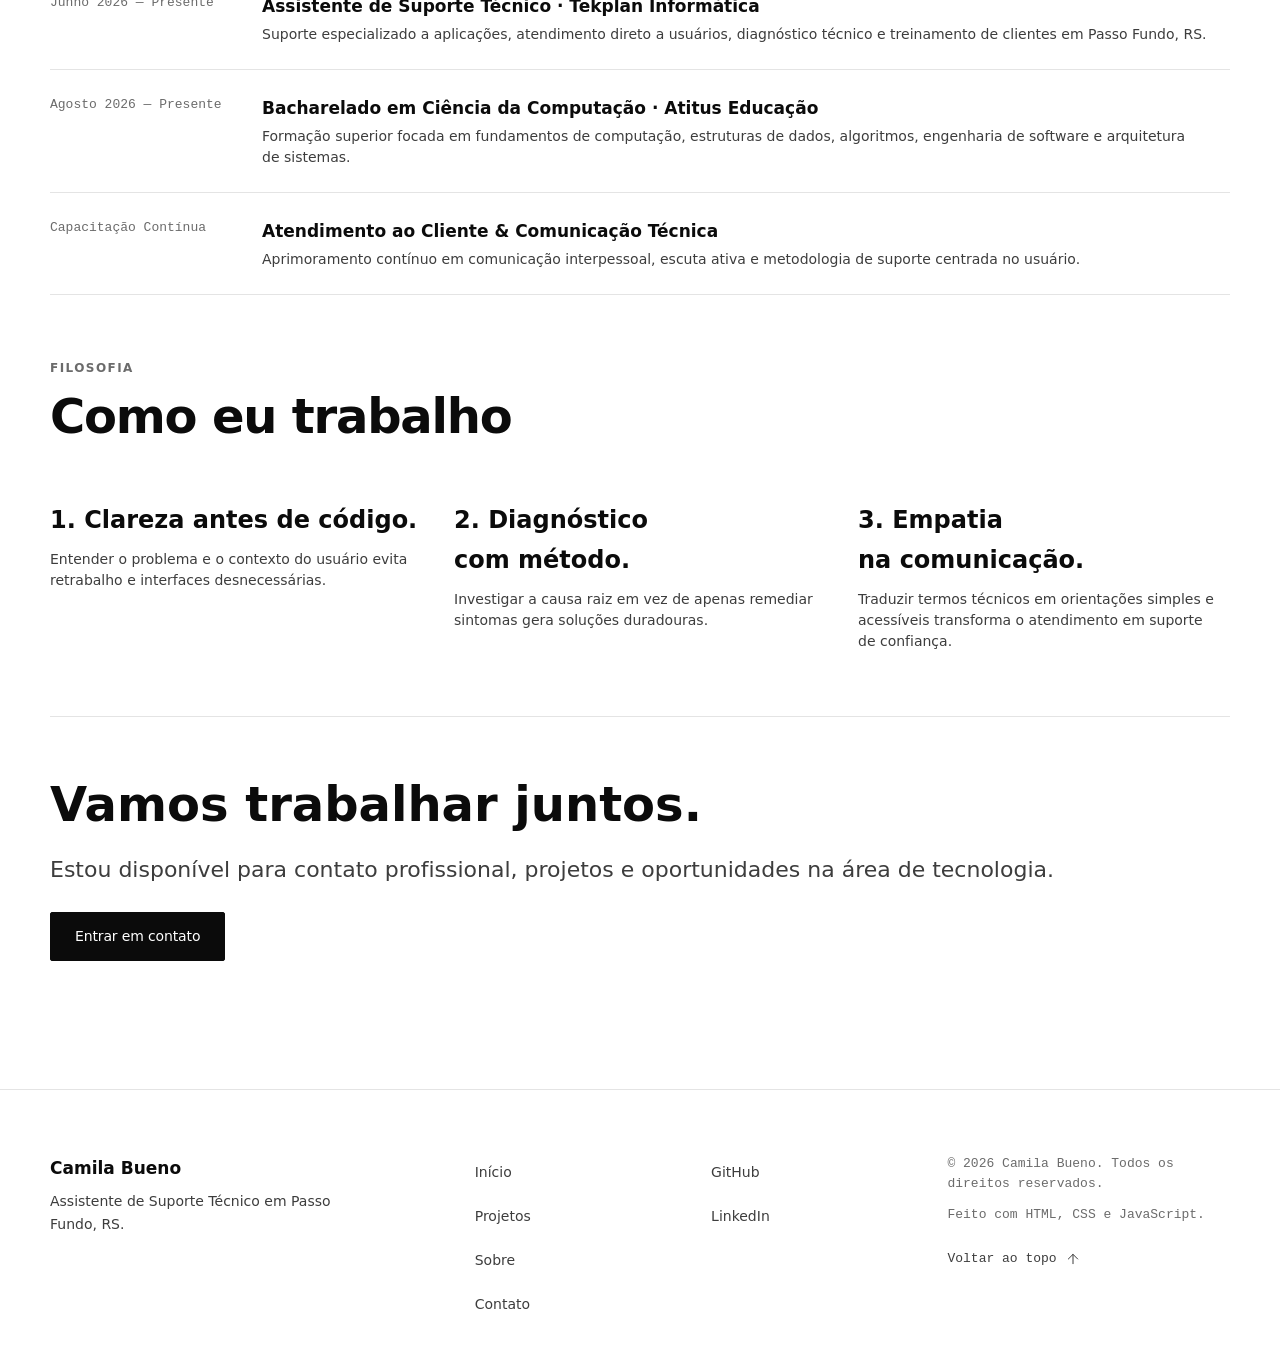
<file: sobre.html>
<!DOCTYPE html>
<html lang="pt-BR">
<head>
  <meta charset="UTF-8" />
  <meta name="viewport" content="width=device-width, initial-scale=1.0" />
  <!-- Dados de SEO -->
  <title>Sobre — Camila Bueno</title>
  <meta name="description" content="Conheça a trajetória profissional de Camila Bueno, Assistente de Suporte Técnico na Tekplan Informática e graduanda em Ciência da Computação na Atitus Educação em Passo Fundo, RS." />
  <link rel="canonical" href="https://camilabuenomimi-art.github.io/sobre.html" />

  <!-- Open Graph textual -->
  <meta property="og:type" content="website" />
  <meta property="og:locale" content="pt_BR" />
  <meta property="og:site_name" content="Camila Bueno" />
  <meta property="og:title" content="Sobre — Camila Bueno" />
  <meta property="og:description" content="Conheça a trajetória profissional de Camila Bueno, Assistente de Suporte Técnico na Tekplan Informática e graduanda em Ciência da Computação na Atitus Educação em Passo Fundo, RS." />
  <meta property="og:url" content="https://camilabuenomimi-art.github.io/sobre.html" />
  <meta name="twitter:card" content="summary" />
  <meta name="theme-color" content="#ffffff" />

  <link rel="stylesheet" href="assets/css/styles.css" />
</head>
<body>
  <a href="#main-content" class="skip-link">Pular para o conteúdo</a>

  <!-- Header Global -->
  <header class="site-header">
    <div class="container site-header__inner">
      <a href="index.html" class="brand" aria-label="Página inicial">Camila Bueno</a>

      <nav class="site-nav" aria-label="Navegação principal">
        <ul class="site-nav__list">
          <li><a href="index.html" class="site-nav__link">Início</a></li>
          <li><a href="projetos.html" class="site-nav__link">Projetos</a></li>
          <li><a href="sobre.html" class="site-nav__link" aria-current="page">Sobre</a></li>
          <li><a href="contato.html" class="site-nav__link">Contato</a></li>
        </ul>
      </nav>

      <button type="button" class="nav-toggle" data-nav-toggle aria-expanded="false" aria-controls="mobile-nav" aria-label="Abrir menu">
        <svg class="icon icon-menu" width="20" height="20" viewBox="0 0 24 24" fill="none" stroke="currentColor" stroke-width="1.5" stroke-linecap="round" stroke-linejoin="round" aria-hidden="true" focusable="false">
          <line x1="3" y1="12" x2="21" y2="12"></line>
          <line x1="3" y1="6" x2="21" y2="6"></line>
          <line x1="3" y1="18" x2="21" y2="18"></line>
        </svg>
        <svg class="icon icon-close" width="20" height="20" viewBox="0 0 24 24" fill="none" stroke="currentColor" stroke-width="1.5" stroke-linecap="round" stroke-linejoin="round" aria-hidden="true" focusable="false" style="display: none;">
          <line x1="18" y1="6" x2="6" y2="18"></line>
          <line x1="6" y1="6" x2="18" y2="18"></line>
        </svg>
      </button>
    </div>
  </header>

  <!-- Menu Mobile Overlay -->
  <nav id="mobile-nav" class="mobile-menu" data-mobile-menu aria-label="Navegação mobile">
    <ul class="mobile-menu__list">
      <li class="mobile-menu__item"><a href="index.html" class="mobile-menu__link">Início</a></li>
      <li class="mobile-menu__item"><a href="projetos.html" class="mobile-menu__link">Projetos</a></li>
      <li class="mobile-menu__item"><a href="sobre.html" class="mobile-menu__link" aria-current="page">Sobre</a></li>
      <li class="mobile-menu__item"><a href="contato.html" class="mobile-menu__link">Contato</a></li>
    </ul>
  </nav>

  <main id="main-content">
    <section class="section" id="sobre-detalhes">
      <div class="container">
        <!-- Cabeçalho da Página -->
        <div class="section-head">
          <span class="section-head__label">Sobre</span>
          <h1 class="section-head__title">Sobre</h1>
          <p class="section-head__lead">Sou Camila Bueno, assistente de suporte técnico na Tekplan Informática e graduanda em Ciência da Computação na Atitus Educação em Passo Fundo, RS.</p>
        </div>

        <!-- Intro em Duas Colunas: Retrato 4:5 e Bio Estruturada -->
        <div class="about-intro">
          <figure class="about-portrait">
            <img src="assets/img/profile.webp" alt="Foto de perfil de Camila Bueno" width="800" height="1000" loading="lazy" decoding="async" />
            <figcaption>Camila Bueno, Passo Fundo, RS, 2026.</figcaption>
          </figure>

          <div class="about-bio">
            <p>Sou graduanda em Ciência da Computação pela Atitus Educação e assistente de suporte técnico na Tekplan Informática em Passo Fundo, Rio Grande do Sul. Minha trajetória é guiada pelo interesse genuíno em resolver problemas reais de software e garantir que a tecnologia seja compreensível e útil para as pessoas.</p>
            <p>No suporte de aplicações, atuo no diagnóstico detalhado de sistemas, atendimento consultivo ao cliente e identificação de gargalos operacionais. Esse contato diário com as necessidades dos usuários alimenta diretamente meus estudos em desenvolvimento de software, arquitetura de sistemas e boas práticas de engenharia.</p>
            <p>Acredito que excelência técnica anda de mãos dadas com comunicação clara e empatia. Busco continuamente expandir meus conhecimentos em computação, unindo fundamentação teórica sólida à vivência prática do suporte a sistemas corporativos.</p>
          </div>
        </div>

        <!-- Seção Stack de Tecnologias -->
        <div style="margin-bottom: var(--space-8);">
          <div class="section-head">
            <span class="section-head__label">Habilidades</span>
            <h2 class="section-head__title">Competências &amp; Stack</h2>
          </div>

          <div class="stack-grid">
            <div class="stack-group">
              <h3 class="stack-group__title">Suporte &amp; Aplicações</h3>
              <ul class="tag-list" aria-label="Competências em suporte">
                <li class="tag">Suporte de Aplicativo</li>
                <li class="tag">Atendimento ao Cliente</li>
                <li class="tag">Treinamento de Usuários</li>
                <li class="tag">Diagnóstico de Sistemas</li>
              </ul>
            </div>

            <div class="stack-group">
              <h3 class="stack-group__title">Computação &amp; Web</h3>
              <ul class="tag-list" aria-label="Conhecimentos em computação">
                <li class="tag">Ciência da Computação</li>
                <li class="tag">HTML5 &amp; CSS3</li>
                <li class="tag">JavaScript (ES2020+)</li>
                <li class="tag">Lógica &amp; Algoritmos</li>
              </ul>
            </div>

            <div class="stack-group">
              <h3 class="stack-group__title">Ferramentas &amp; Métodos</h3>
              <ul class="tag-list" aria-label="Ferramentas utilizadas">
                <li class="tag">Git &amp; GitHub</li>
                <li class="tag">Comunicação Técnica</li>
                <li class="tag">Resolução de Problemas</li>
                <li class="tag">Documentação de Processos</li>
              </ul>
            </div>
          </div>
        </div>

        <!-- Seção Trajetória Profissional -->
        <div style="margin-bottom: var(--space-8);">
          <div class="section-head">
            <span class="section-head__label">Carreira</span>
            <h2 class="section-head__title">Trajetória</h2>
          </div>

          <div class="timeline">
            <article class="timeline__item">
              <span class="timeline__period">Junho 2026 — Presente</span>
              <div>
                <h3 class="timeline__role">Assistente de Suporte Técnico · Tekplan Informática</h3>
                <p class="timeline__desc">Suporte especializado a aplicações, atendimento direto a usuários, diagnóstico técnico e treinamento de clientes em Passo Fundo, RS.</p>
              </div>
            </article>

            <article class="timeline__item">
              <span class="timeline__period">Agosto 2026 — Presente</span>
              <div>
                <h3 class="timeline__role">Bacharelado em Ciência da Computação · Atitus Educação</h3>
                <p class="timeline__desc">Formação superior focada em fundamentos de computação, estruturas de dados, algoritmos, engenharia de software e arquitetura de sistemas.</p>
              </div>
            </article>

            <article class="timeline__item">
              <span class="timeline__period">Capacitação Contínua</span>
              <div>
                <h3 class="timeline__role">Atendimento ao Cliente &amp; Comunicação Técnica</h3>
                <p class="timeline__desc">Aprimoramento contínuo em comunicação interpessoal, escuta ativa e metodologia de suporte centrada no usuário.</p>
              </div>
            </article>
          </div>
        </div>

        <!-- Seção Como Eu Trabalho -->
        <div style="margin-bottom: var(--space-8);">
          <div class="section-head">
            <span class="section-head__label">Filosofia</span>
            <h2 class="section-head__title">Como eu trabalho</h2>
          </div>

          <div class="principles-grid">
            <div class="principle-card">
              <h3 class="principle-card__title">1. Clareza antes de código.</h3>
              <p class="principle-card__text">Entender o problema e o contexto do usuário evita retrabalho e interfaces desnecessárias.</p>
            </div>
            <div class="principle-card">
              <h3 class="principle-card__title">2. Diagnóstico com método.</h3>
              <p class="principle-card__text">Investigar a causa raiz em vez de apenas remediar sintomas gera soluções duradouras.</p>
            </div>
            <div class="principle-card">
              <h3 class="principle-card__title">3. Empatia na comunicação.</h3>
              <p class="principle-card__text">Traduzir termos técnicos em orientações simples e acessíveis transforma o atendimento em suporte de confiança.</p>
            </div>
          </div>
        </div>

        <!-- CTA Final -->
        <div style="padding-top: var(--space-7); border-top: 1px solid var(--color-line);">
          <h2 style="font-size: var(--fs-h2); margin-bottom: var(--space-2);">Vamos trabalhar juntos.</h2>
          <p style="font-size: var(--fs-lead); color: var(--color-ink-2); margin-bottom: var(--space-5);">Estou disponível para contato profissional, projetos e oportunidades na área de tecnologia.</p>
          <a href="contato.html" class="btn btn--primary">Entrar em contato</a>
        </div>
      </div>
    </section>
  </main>

  <!-- Footer Global -->
  <footer class="site-footer">
    <div class="container site-footer__grid">
      <div>
        <p class="site-footer__brand-title">Camila Bueno</p>
        <p class="site-footer__tagline">Assistente de Suporte Técnico em Passo Fundo, RS.</p>
      </div>

      <nav aria-label="Navegação secundária do rodapé">
        <ul class="site-footer__nav-list">
          <li><a href="index.html" class="site-footer__link">Início</a></li>
          <li><a href="projetos.html" class="site-footer__link">Projetos</a></li>
          <li><a href="sobre.html" class="site-footer__link" aria-current="page">Sobre</a></li>
          <li><a href="contato.html" class="site-footer__link">Contato</a></li>
        </ul>
      </nav>

      <ul class="site-footer__social-list" aria-label="Redes sociais">
        <li>
          <a href="https://github.com/camilabuenomimi-art" class="site-footer__link" target="_blank" rel="noopener noreferrer">
            GitHub <span class="sr-only">(abre em nova aba)</span>
          </a>
        </li>
        <li>
          <a href="https://www.linkedin.com/in/camila-bueno-/" class="site-footer__link" target="_blank" rel="noopener noreferrer">
            LinkedIn <span class="sr-only">(abre em nova aba)</span>
          </a>
        </li>
      </ul>

      <div class="site-footer__meta">
        <p>© <span data-year>2026</span> Camila Bueno. Todos os direitos reservados.</p>
        <p>Feito com HTML, CSS e JavaScript.</p>
        <a href="#sobre-detalhes" class="site-footer__back-to-top" data-back-to-top>
          Voltar ao topo
          <svg class="icon" width="16" height="16" viewBox="0 0 24 24" fill="none" stroke="currentColor" stroke-width="1.5" stroke-linecap="round" stroke-linejoin="round" aria-hidden="true" focusable="false">
            <line x1="12" y1="19" x2="12" y2="5"></line>
            <polyline points="5 12 12 5 19 12"></polyline>
          </svg>
        </a>
      </div>
    </div>
  </footer>

  <script src="assets/js/main.js" defer></script>
</body>
</html>
</file>
<file: assets/css/styles.css>
@layer reset, tokens, base, layout, components, utilities;

/* ==========================================================================
   Camada: Tokens do Design System
   ========================================================================== */
@layer tokens {
  :root {
    /* ---- Cor ---- */
    --color-bg: #ffffff;
    --color-bg-subtle: #f5f5f5;
    --color-ink: #0b0b0b;
    --color-ink-2: #3d3d3d;
    --color-ink-3: #6b6b6b;
    --color-line: #e4e4e4;
    --color-line-strong: #bdbdbd;
    --color-line-interactive: #8a8a8a;
    --color-inverse-bg: #0b0b0b;
    --color-inverse-ink: #ffffff;
    --color-inverse-muted: #b3b3b3;
    --color-focus: #0b0b0b;
    --color-focus-inverse: #ffffff;

    /* ---- Tipografia ---- */
    --font-sans: ui-sans-serif, system-ui, -apple-system, "Segoe UI", Roboto,
      "Helvetica Neue", Arial, sans-serif;
    --font-mono: ui-monospace, SFMono-Regular, "SF Mono", Menlo, Consolas,
      "Liberation Mono", monospace;

    --fs-display: clamp(2.75rem, 9vw, 6.5rem);
    --fs-h1: clamp(2.5rem, 6vw, 4.5rem);
    --fs-h2: clamp(2rem, 4.5vw, 3rem);
    --fs-h3: clamp(1.25rem, 1.1rem + 0.5vw, 1.5rem);
    --fs-lead: clamp(1.125rem, 1rem + 0.5vw, 1.375rem);
    --fs-body: clamp(1rem, 0.97rem + 0.15vw, 1.0625rem);
    --fs-small: 0.875rem;
    --fs-label: 0.75rem;
    --fs-mono: 0.8125rem;
    --fs-tag: 0.6875rem;

    --lh-display: 0.92;
    --lh-h1: 1;
    --lh-h2: 1.05;
    --lh-h3: 1.25;
    --lh-lead: 1.45;
    --lh-body: 1.65;
    --lh-small: 1.5;

    --tracking-display: -0.05em;
    --tracking-h1: -0.035em;
    --tracking-h2: -0.025em;
    --tracking-h3: -0.01em;
    --tracking-label: 0.12em;

    /* ---- Espaço (escala de 4px) ---- */
    --space-1: 0.25rem;  /*  4px */
    --space-2: 0.5rem;   /*  8px */
    --space-3: 0.75rem;  /* 12px */
    --space-4: 1rem;     /* 16px */
    --space-5: 1.5rem;   /* 24px */
    --space-6: 2rem;     /* 32px */
    --space-7: 3rem;     /* 48px */
    --space-8: 4rem;     /* 64px */
    --space-9: 6rem;     /* 96px */
    --space-10: 8rem;    /* 128px */

    /* ---- Layout ---- */
    --container: 73.75rem;                    /* 1180px */
    --gutter: clamp(1.25rem, 5vw, 3rem);
    --section-y: clamp(4rem, 10vw, 8rem);
    --header-h: 4rem; /* mobile: 64px; 72px a partir de 768px */
    --prose-max: 68ch;
    --lead-max: 56ch;

    /* ---- Borda ---- */
    --border: 1px solid var(--color-line);
    --border-strong: 1px solid var(--color-line-strong);
    --radius: 2px;

    /* ---- Movimento ---- */
    --ease-out: cubic-bezier(0.22, 1, 0.36, 1);
    --dur-fast: 150ms;
    --dur-base: 250ms;
    --dur-slow: 600ms;

    /* ---- Camadas ---- */
    --z-header: 100;
    --z-menu: 200;
    --z-skip: 300;
  }

  @media (min-width: 768px) {
    :root {
      --header-h: 4.5rem; /* 72px */
    }
  }

  @media (prefers-reduced-motion: reduce) {
    *,
    *::before,
    *::after {
      animation-duration: 0.01ms !important;
      animation-iteration-count: 1 !important;
      transition-duration: 0.01ms !important;
      scroll-behavior: auto !important;
    }
  }
}

/* ==========================================================================
   Camada: Reset Essencial
   ========================================================================== */
@layer reset {
  *,
  *::before,
  *::after {
    box-sizing: border-box;
    margin: 0;
    padding: 0;
  }

  html {
    scroll-behavior: smooth;
    -webkit-text-size-adjust: 100%;
  }

  body {
    min-height: 100vh;
    text-rendering: optimizeSpeed;
  }

  img,
  svg {
    display: block;
    max-width: 100%;
    height: auto;
  }

  button,
  input,
  textarea,
  select {
    font: inherit;
    color: inherit;
  }

  button {
    background: none;
    border: 0;
    cursor: pointer;
    padding: 0;
  }

  a {
    color: inherit;
    text-decoration: none;
  }

  ul,
  ol {
    list-style: none;
  }

  figure {
    margin: 0;
  }
}

/* ==========================================================================
   Camada: Base
   ========================================================================== */
@layer base {
  body {
    background-color: var(--color-bg);
    color: var(--color-ink);
    font-family: var(--font-sans);
    font-size: var(--fs-body);
    line-height: var(--lh-body);
    -webkit-font-smoothing: antialiased;
    -moz-osx-font-smoothing: grayscale;
  }

  ::selection {
    background-color: var(--color-ink);
    color: var(--color-bg);
  }

  :focus-visible {
    outline: 2px solid var(--color-focus);
    outline-offset: 2px;
  }

  h1,
  h2,
  h3,
  h4 {
    font-weight: 600;
    color: var(--color-ink);
    text-wrap: balance;
  }

  p {
    text-wrap: pretty;
  }

  hr {
    border: 0;
    border-top: 1px solid var(--color-line);
    margin: var(--space-6) 0;
  }
}

/* ==========================================================================
   Camada: Layout
   ========================================================================== */
@layer layout {
  .container {
    width: min(100% - (var(--gutter) * 2), var(--container));
    margin-inline: auto;
  }

  .section {
    padding-block: var(--section-y);
    border-bottom: 1px solid var(--color-line);
  }

  .section:last-of-type {
    border-bottom: 0;
  }

  /* ---- Header ---- */
  .site-header {
    position: sticky;
    top: 0;
    height: var(--header-h);
    background-color: var(--color-bg);
    border-bottom: 1px solid var(--color-line);
    z-index: var(--z-header);
  }

  .site-header__inner {
    height: 100%;
    display: flex;
    align-items: center;
    justify-content: space-between;
  }

  .brand {
    font-size: var(--fs-body);
    font-weight: 600;
    letter-spacing: -0.02em;
    color: var(--color-ink);
    display: inline-flex;
    align-items: center;
    min-height: 44px;
  }

  .brand:hover {
    color: var(--color-ink-2);
  }

  .site-nav {
    display: none;
  }

  @media (min-width: 768px) {
    .site-nav {
      display: flex;
    }

    .site-nav__list {
      display: flex;
      gap: 28px;
      align-items: center;
    }

    .site-nav__link {
      display: inline-flex;
      align-items: center;
      min-height: 44px;
      font-size: var(--fs-small);
      color: var(--color-ink-2);
      transition: color var(--dur-fast) var(--ease-out);
    }

    .site-nav__link:hover {
      color: var(--color-ink);
    }

    .site-nav__link[aria-current="page"] {
      color: var(--color-ink);
      font-weight: 600;
      text-decoration: underline;
      text-underline-offset: 6px;
      text-decoration-thickness: 1px;
    }
  }

  .nav-toggle {
    display: flex;
    align-items: center;
    justify-content: center;
    width: 44px;
    height: 44px;
    color: var(--color-ink);
    border: 1px solid transparent;
    border-radius: var(--radius);
  }

  .nav-toggle:focus-visible {
    border-color: var(--color-focus);
  }

  @media (min-width: 768px) {
    .nav-toggle {
      display: none;
    }
  }

  /* ---- Menu Mobile Overlay ---- */
  .mobile-menu {
    position: fixed;
    top: var(--header-h);
    left: 0;
    width: 100%;
    height: calc(100vh - var(--header-h));
    background-color: var(--color-bg);
    z-index: var(--z-menu);
    padding: var(--space-6) var(--gutter);
    display: flex;
    flex-direction: column;
    visibility: hidden;
    opacity: 0;
    pointer-events: none;
    transform: translateY(-8px);
    transition: opacity var(--dur-base) var(--ease-out),
      transform var(--dur-base) var(--ease-out),
      visibility var(--dur-base);
  }

  .mobile-menu.is-open {
    visibility: visible;
    opacity: 1;
    pointer-events: auto;
    transform: translateY(0);
  }

  .mobile-menu__list {
    display: flex;
    flex-direction: column;
  }

  .mobile-menu__item {
    border-bottom: 1px solid var(--color-line);
  }

  .mobile-menu__link {
    display: flex;
    align-items: center;
    min-height: 56px;
    font-size: var(--fs-h2);
    font-weight: 600;
    letter-spacing: var(--tracking-h2);
    color: var(--color-ink);
  }

  .mobile-menu__link[aria-current="page"] {
    text-decoration: underline;
    text-underline-offset: 6px;
  }

  /* ---- Footer ---- */
  .site-footer {
    background-color: var(--color-bg);
    border-top: 1px solid var(--color-line);
    padding-block: var(--space-8) var(--space-6);
  }

  .site-footer__grid {
    display: grid;
    grid-template-columns: 1fr;
    gap: var(--space-6);
  }

  @media (min-width: 768px) {
    .site-footer__grid {
      grid-template-columns: 2fr 1fr 1fr 1.5fr;
      gap: var(--space-7);
    }
  }

  .site-footer__brand-title {
    font-size: var(--fs-body);
    font-weight: 600;
    margin-bottom: var(--space-2);
  }

  .site-footer__tagline {
    font-size: var(--fs-small);
    color: var(--color-ink-2);
    max-width: 32ch;
  }

  .site-footer__nav-list,
  .site-footer__social-list {
    display: flex;
    flex-direction: column;
    gap: var(--space-2);
  }

  .site-footer__link {
    display: inline-flex;
    align-items: center;
    min-height: 36px;
    font-size: var(--fs-small);
    color: var(--color-ink-2);
    transition: color var(--dur-fast) var(--ease-out);
  }

  .site-footer__link:hover {
    color: var(--color-ink);
  }

  .site-footer__meta {
    font-family: var(--font-mono);
    font-size: var(--fs-mono);
    color: var(--color-ink-3);
    line-height: 1.5;
    display: flex;
    flex-direction: column;
    gap: var(--space-3);
  }

  .site-footer__back-to-top {
    display: inline-flex;
    align-items: center;
    gap: var(--space-2);
    font-family: var(--font-mono);
    font-size: var(--fs-mono);
    color: var(--color-ink-2);
    min-height: 44px;
  }

  .site-footer__back-to-top:hover {
    color: var(--color-ink);
  }
}

/* ==========================================================================
   Camada: Componentes
   ========================================================================== */
@layer components {
  /* ---- Botões ---- */
  .btn {
    display: inline-flex;
    align-items: center;
    justify-content: center;
    gap: var(--space-2);
    min-height: 44px;
    padding: 12px 24px;
    border-radius: var(--radius);
    font-size: var(--fs-small);
    font-weight: 500;
    letter-spacing: -0.01em;
    cursor: pointer;
    text-align: center;
    transition: background-color var(--dur-fast) var(--ease-out),
      color var(--dur-fast) var(--ease-out),
      border-color var(--dur-fast) var(--ease-out),
      transform var(--dur-fast) var(--ease-out);
  }

  .btn:active {
    transform: translateY(1px);
  }

  .btn--primary {
    background-color: var(--color-ink);
    color: var(--color-bg);
    border: 1px solid var(--color-ink);
  }

  .btn--primary:hover {
    background-color: #262626;
    border-color: #262626;
  }

  .btn--secondary {
    background-color: transparent;
    color: var(--color-ink);
    border: 1px solid var(--color-ink);
  }

  .btn--secondary:hover {
    background-color: var(--color-ink);
    color: var(--color-bg);
  }

  .btn--inverse {
    background-color: var(--color-inverse-ink);
    color: var(--color-inverse-bg);
    border: 1px solid var(--color-inverse-ink);
  }

  .btn--inverse:hover {
    background-color: #e4e4e4;
  }

  .btn--inverse:focus-visible {
    outline-color: var(--color-focus-inverse);
  }

  .btn--ghost {
    background-color: transparent;
    color: var(--color-ink);
    border: 0;
    padding: 0;
    min-height: 44px;
    text-decoration: underline;
    text-underline-offset: 4px;
  }

  .btn--ghost:hover {
    color: var(--color-ink-2);
  }

  /* ---- Tags ---- */
  .tag-list {
    display: flex;
    flex-wrap: wrap;
    gap: var(--space-2);
  }

  .tag {
    font-family: var(--font-mono);
    font-size: var(--fs-tag);
    text-transform: uppercase;
    letter-spacing: 0.08em;
    padding: 4px 8px;
    border: 1px solid var(--color-line-strong);
    border-radius: var(--radius);
    color: var(--color-ink-2);
    background-color: transparent;
    user-select: none;
  }

  /* ---- Section Header ---- */
  .section-head {
    margin-bottom: var(--space-6);
  }

  @media (min-width: 768px) {
    .section-head {
      margin-bottom: var(--space-7);
      display: flex;
      flex-direction: column;
    }

    .section-head--with-action {
      display: grid;
      grid-template-columns: 1fr auto;
      align-items: flex-end;
      gap: var(--space-4);
    }
  }

  .section-head__label {
    font-size: var(--fs-label);
    font-weight: 600;
    text-transform: uppercase;
    letter-spacing: var(--tracking-label);
    color: var(--color-ink-3);
    margin-bottom: var(--space-3);
    display: block;
  }

  .section-head__title {
    font-size: var(--fs-h2);
    letter-spacing: var(--tracking-h2);
    line-height: var(--lh-h2);
    color: var(--color-ink);
    margin-bottom: var(--space-3);
  }

  .section-head__lead {
    font-size: var(--fs-lead);
    line-height: var(--lh-lead);
    color: var(--color-ink-2);
    max-width: var(--lead-max);
  }

  .section-head__action {
    margin-top: var(--space-4);
  }

  @media (min-width: 768px) {
    .section-head__action {
      margin-top: 0;
    }
  }

  /* ---- Hero ---- */
  .hero {
    padding-top: clamp(3rem, 8vh, 6rem);
    padding-bottom: var(--section-y);
    border-bottom: 1px solid var(--color-line);
  }

  .hero__status {
    display: inline-flex;
    align-items: center;
    gap: var(--space-2);
    font-size: var(--fs-label);
    font-weight: 600;
    text-transform: uppercase;
    letter-spacing: var(--tracking-label);
    color: var(--color-ink-3);
    margin-bottom: var(--space-4);
  }

  .hero__status-dot {
    width: 6px;
    height: 6px;
    border-radius: 50%;
    background-color: var(--color-ink);
  }

  .hero__title {
    font-size: var(--fs-display);
    line-height: var(--lh-display);
    letter-spacing: var(--tracking-display);
    color: var(--color-ink);
    margin-bottom: var(--space-3);
  }

  .hero__role {
    font-size: var(--fs-lead);
    color: var(--color-ink-2);
    margin-bottom: var(--space-4);
    font-weight: 500;
  }

  .hero__lead {
    font-size: var(--fs-lead);
    line-height: var(--lh-lead);
    color: var(--color-ink);
    max-width: var(--lead-max);
    margin-bottom: var(--space-3);
  }

  .hero__bio {
    font-size: var(--fs-body);
    line-height: var(--lh-body);
    color: var(--color-ink-2);
    max-width: var(--lead-max);
    margin-bottom: var(--space-6);
  }

  .hero__actions {
    display: flex;
    flex-direction: column;
    gap: var(--space-3);
    margin-bottom: var(--space-7);
  }

  @media (min-width: 640px) {
    .hero__actions {
      flex-direction: row;
      align-items: center;
    }
  }

  .hero__meta {
    display: grid;
    grid-template-columns: 1fr;
    gap: var(--space-4);
    padding-top: var(--space-5);
    border-top: 1px solid var(--color-line);
  }

  @media (min-width: 640px) {
    .hero__meta {
      grid-template-columns: repeat(3, 1fr);
    }
  }

  .hero__meta-item {
    display: flex;
    flex-direction: column;
    gap: var(--space-1);
  }

  .hero__meta-label {
    font-family: var(--font-mono);
    font-size: var(--fs-tag);
    text-transform: uppercase;
    letter-spacing: 0.08em;
    color: var(--color-ink-3);
  }

  .hero__meta-value {
    font-size: var(--fs-small);
    color: var(--color-ink);
  }

  /* ---- Project Card ---- */
  .projects-grid {
    display: grid;
    grid-template-columns: 1fr;
    gap: var(--space-4);
  }

  @media (min-width: 640px) {
    .projects-grid {
      grid-template-columns: repeat(2, 1fr);
      gap: var(--space-5);
    }
  }

  @media (min-width: 1024px) {
    .projects-grid {
      grid-template-columns: repeat(3, 1fr);
      gap: var(--space-5);
    }
  }

  .project-card {
    border: 1px solid var(--color-line);
    border-radius: var(--radius);
    background-color: var(--color-bg);
    transition: border-color var(--dur-base) var(--ease-out),
      transform var(--dur-base) var(--ease-out);
    display: flex;
    flex-direction: column;
  }

  .project-card:hover {
    border-color: var(--color-ink);
    transform: translateY(-2px);
  }

  .project-card:focus-within {
    border-color: var(--color-ink);
  }

  .project-card__link {
    display: flex;
    flex-direction: column;
    height: 100%;
    color: inherit;
  }

  .project-card__media {
    aspect-ratio: 16 / 10;
    background-color: var(--color-bg-subtle);
    overflow: hidden;
    border-bottom: 1px solid var(--color-line);
    position: relative;
  }

  .project-card__media img {
    width: 100%;
    height: 100%;
    object-fit: cover;
    filter: grayscale(1) contrast(1.05);
    transition: transform var(--dur-base) var(--ease-out);
  }

  .project-card:hover .project-card__media img {
    transform: scale(1.03);
  }

  .project-card__body {
    padding: var(--space-4);
    display: flex;
    flex-direction: column;
    flex-grow: 1;
    gap: var(--space-2);
  }

  @media (min-width: 768px) {
    .project-card__body {
      padding: var(--space-5);
    }
  }

  .project-card__meta {
    font-family: var(--font-mono);
    font-size: var(--fs-mono);
    color: var(--color-ink-3);
    display: flex;
    align-items: center;
    gap: var(--space-2);
  }

  .project-card__title {
    font-size: var(--fs-h3);
    line-height: var(--lh-h3);
    letter-spacing: var(--tracking-h3);
    color: var(--color-ink);
  }

  .project-card__summary {
    font-size: var(--fs-small);
    line-height: var(--lh-small);
    color: var(--color-ink-2);
    display: -webkit-box;
    -webkit-line-clamp: 2;
    -webkit-box-orient: vertical;
    overflow: hidden;
    margin-bottom: var(--space-2);
  }

  .project-card__footer {
    margin-top: auto;
    display: flex;
    align-items: center;
    justify-content: space-between;
    padding-top: var(--space-3);
    border-top: 1px solid var(--color-line);
  }

  .project-card__cta {
    display: inline-flex;
    align-items: center;
    gap: var(--space-1);
    font-size: var(--fs-small);
    font-weight: 500;
    color: var(--color-ink);
  }

  /* ---- Filtros (projetos.html) ---- */
  .filters {
    display: none;
    margin-bottom: var(--space-6);
  }

  html.js .filters {
    display: flex;
    flex-direction: column;
    gap: var(--space-3);
  }

  @media (min-width: 768px) {
    html.js .filters {
      flex-direction: row;
      align-items: center;
      justify-content: space-between;
    }
  }

  .filters__list {
    display: flex;
    flex-wrap: wrap;
    gap: var(--space-2);
  }

  .filter-btn {
    height: 40px;
    padding-inline: 16px;
    font-family: var(--font-mono);
    font-size: var(--fs-tag);
    text-transform: uppercase;
    letter-spacing: 0.08em;
    border: 1px solid var(--color-line-interactive);
    border-radius: var(--radius);
    color: var(--color-ink);
    background-color: transparent;
    transition: border-color var(--dur-fast), background-color var(--dur-fast),
      color var(--dur-fast);
  }

  .filter-btn:hover {
    border-color: var(--color-ink);
  }

  .filter-btn[aria-pressed="true"] {
    background-color: var(--color-ink);
    color: var(--color-bg);
    border-color: var(--color-ink);
  }

  .filters__status {
    font-family: var(--font-mono);
    font-size: var(--fs-mono);
    color: var(--color-ink-3);
  }

  /* ---- Estado Vazio ---- */
  .empty-state {
    display: none;
    text-align: center;
    padding-block: var(--space-8);
    grid-column: 1 / -1;
  }

  .empty-state.is-visible {
    display: block;
  }

  .empty-state__title {
    font-size: var(--fs-h3);
    margin-bottom: var(--space-2);
  }

  .empty-state__text {
    font-size: var(--fs-small);
    color: var(--color-ink-2);
    margin-bottom: var(--space-5);
  }

  /* ---- Faixa de Contato Invertida ---- */
  .contact-strip {
    background-color: var(--color-inverse-bg);
    color: var(--color-inverse-ink);
    padding-block: var(--section-y);
  }

  .contact-strip .section-head__label {
    color: var(--color-inverse-muted);
  }

  .contact-strip .section-head__title {
    color: var(--color-inverse-ink);
  }

  .contact-strip .section-head__lead {
    color: var(--color-inverse-muted);
  }

  .contact-strip__box {
    display: flex;
    flex-direction: column;
    gap: var(--space-5);
    margin-top: var(--space-6);
  }

  .contact-strip__email-row {
    display: flex;
    flex-direction: column;
    gap: var(--space-3);
  }

  @media (min-width: 640px) {
    .contact-strip__email-row {
      flex-direction: row;
      align-items: center;
    }
  }

  .contact-strip__email {
    font-size: clamp(1.25rem, 4vw, 2.25rem);
    font-weight: 500;
    color: var(--color-inverse-ink);
    text-decoration: underline;
    text-underline-offset: 6px;
  }

  .contact-strip__email:hover {
    color: var(--color-inverse-muted);
  }

  .contact-strip__actions {
    display: flex;
    flex-wrap: wrap;
    align-items: center;
    gap: var(--space-4);
  }

  .contact-strip__socials {
    display: flex;
    flex-wrap: wrap;
    gap: var(--space-4);
    margin-top: var(--space-4);
    padding-top: var(--space-5);
    border-top: 1px solid #262626;
  }

  .contact-strip__social-link {
    display: inline-flex;
    align-items: center;
    gap: var(--space-1);
    font-size: var(--fs-small);
    color: var(--color-inverse-muted);
    min-height: 44px;
    transition: color var(--dur-fast);
  }

  .contact-strip__social-link:hover {
    color: var(--color-inverse-ink);
  }

  /* ---- Página Sobre (sobre.html) ---- */
  .about-intro {
    display: grid;
    grid-template-columns: 1fr;
    gap: var(--space-6);
    margin-bottom: var(--space-8);
  }

  @media (min-width: 900px) {
    .about-intro {
      grid-template-columns: 5fr 7fr;
      gap: var(--space-8);
      align-items: flex-start;
    }
  }

  .about-portrait {
    aspect-ratio: 4 / 5;
    background-color: var(--color-bg-subtle);
    border: 1px solid var(--color-line);
    overflow: hidden;
  }

  .about-portrait img {
    width: 100%;
    height: 100%;
    object-fit: cover;
    filter: grayscale(1) contrast(1.05);
  }

  .about-portrait figcaption {
    font-family: var(--font-mono);
    font-size: var(--fs-mono);
    color: var(--color-ink-3);
    margin-top: var(--space-2);
  }

  .about-bio {
    font-size: var(--fs-body);
    line-height: var(--lh-body);
    color: var(--color-ink);
    max-width: var(--prose-max);
    display: flex;
    flex-direction: column;
    gap: var(--space-4);
  }

  .about-bio p {
    color: var(--color-ink-2);
  }

  .stack-grid {
    display: grid;
    grid-template-columns: 1fr;
    gap: var(--space-6);
  }

  @media (min-width: 768px) {
    .stack-grid {
      grid-template-columns: repeat(3, 1fr);
    }
  }

  .stack-group__title {
    font-size: var(--fs-small);
    font-weight: 600;
    margin-bottom: var(--space-3);
    text-transform: uppercase;
    letter-spacing: 0.05em;
  }

  .timeline {
    display: flex;
    flex-direction: column;
    border-top: 1px solid var(--color-line);
  }

  .timeline__item {
    display: grid;
    grid-template-columns: 1fr;
    gap: var(--space-2);
    padding-block: var(--space-5);
    border-bottom: 1px solid var(--color-line);
  }

  @media (min-width: 768px) {
    .timeline__item {
      grid-template-columns: 180px 1fr;
      gap: var(--space-6);
    }
  }

  .timeline__period {
    font-family: var(--font-mono);
    font-size: var(--fs-mono);
    color: var(--color-ink-3);
  }

  .timeline__role {
    font-size: var(--fs-body);
    font-weight: 600;
    color: var(--color-ink);
    margin-bottom: var(--space-1);
  }

  .timeline__desc {
    font-size: var(--fs-small);
    color: var(--color-ink-2);
    line-height: var(--lh-small);
  }

  .principles-grid {
    display: grid;
    grid-template-columns: 1fr;
    gap: var(--space-6);
  }

  @media (min-width: 768px) {
    .principles-grid {
      grid-template-columns: repeat(3, 1fr);
    }
  }

  .principle-card__title {
    font-size: var(--fs-h3);
    margin-bottom: var(--space-2);
  }

  .principle-card__text {
    font-size: var(--fs-small);
    color: var(--color-ink-2);
    line-height: var(--lh-small);
  }

  /* ---- Página de Contato (contato.html) ---- */
  .contact-email-box {
    margin-block: var(--space-6);
    display: flex;
    flex-direction: column;
    gap: var(--space-4);
  }

  .contact-email-box__main {
    display: flex;
    flex-direction: column;
    gap: var(--space-3);
  }

  @media (min-width: 640px) {
    .contact-email-box__main {
      flex-direction: row;
      align-items: center;
    }
  }

  .contact-email-box__link {
    font-size: clamp(1.5rem, 5vw, 2.5rem);
    font-weight: 500;
    color: var(--color-ink);
    text-decoration: underline;
    text-underline-offset: 6px;
  }

  .copy-feedback {
    font-family: var(--font-mono);
    font-size: var(--fs-mono);
    color: var(--color-ink-2);
    min-height: 20px;
    display: inline-flex;
    align-items: center;
    gap: var(--space-1);
  }

  .contact-details {
    display: grid;
    grid-template-columns: 1fr;
    border-top: 1px solid var(--color-line);
    margin-block: var(--space-7);
  }

  .contact-details__row {
    display: grid;
    grid-template-columns: 1fr;
    gap: var(--space-1);
    padding-block: var(--space-4);
    border-bottom: 1px solid var(--color-line);
  }

  @media (min-width: 640px) {
    .contact-details__row {
      grid-template-columns: 200px 1fr;
    }
  }

  .contact-details__dt {
    font-family: var(--font-mono);
    font-size: var(--fs-mono);
    color: var(--color-ink-3);
    text-transform: uppercase;
    letter-spacing: 0.05em;
  }

  .contact-details__dd {
    font-size: var(--fs-small);
    color: var(--color-ink);
  }

  .contact-note {
    font-size: var(--fs-small);
    color: var(--color-ink-3);
    font-style: italic;
    margin-top: var(--space-4);
  }
}

/* ==========================================================================
   Camada: Utilitários
   ========================================================================== */
@layer utilities {
  .sr-only {
    position: absolute;
    width: 1px;
    height: 1px;
    padding: 0;
    margin: -1px;
    overflow: hidden;
    clip: rect(0, 0, 0, 0);
    white-space: nowrap;
    border: 0;
  }

  .skip-link {
    position: absolute;
    top: -100px;
    left: var(--space-4);
    background-color: var(--color-ink);
    color: var(--color-bg);
    padding: var(--space-3) var(--space-4);
    z-index: var(--z-skip);
    font-size: var(--fs-small);
    font-weight: 600;
    border-radius: var(--radius);
    transition: top var(--dur-fast) var(--ease-out);
  }

  .skip-link:focus {
    top: var(--space-4);
  }

  .no-scroll {
    overflow: hidden;
  }

  /* ---- Reveal ao Rolar ---- */
  html.js [data-reveal] {
    opacity: 0;
    transform: translateY(14px);
    transition: opacity var(--dur-slow) var(--ease-out),
      transform var(--dur-slow) var(--ease-out);
  }

  html.js [data-reveal].is-revealed {
    opacity: 1;
    transform: translateY(0);
  }
}
</file>
